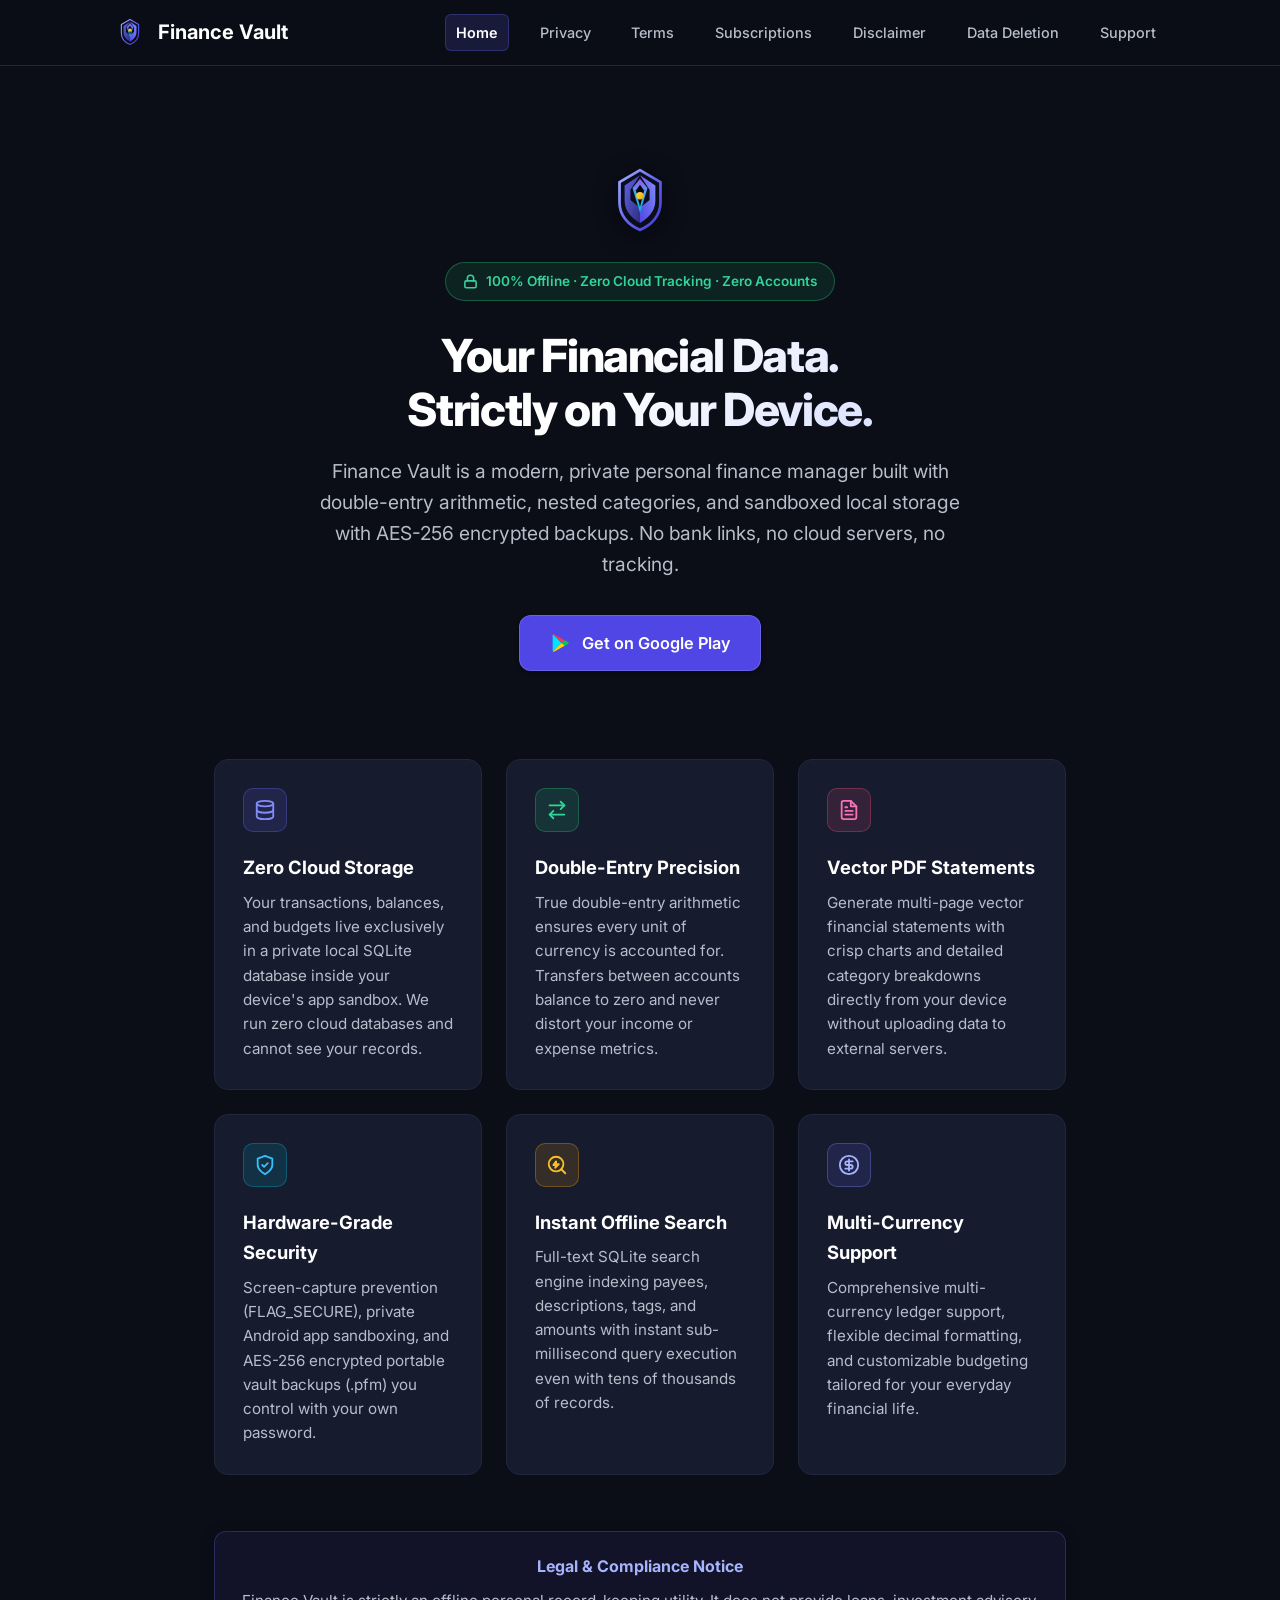
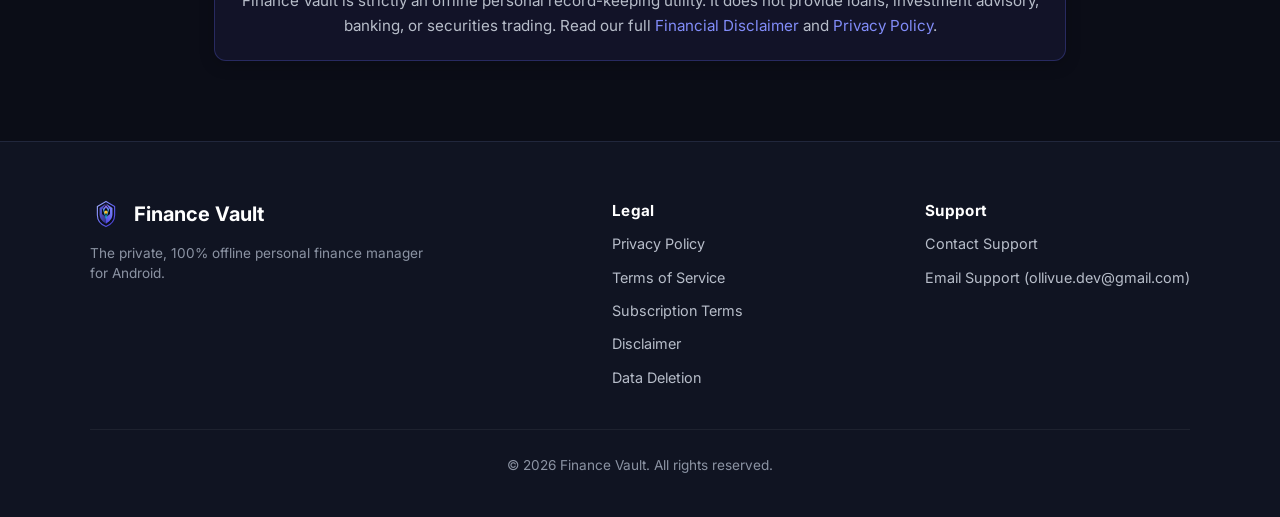
<file: index.html>
<!DOCTYPE html>
<html lang="en">
<head>
  <meta charset="UTF-8">
  <meta name="viewport" content="width=device-width, initial-scale=1.0">
  <title>Finance Vault — Offline Personal Finance Manager</title>
  <meta name="description" content="Finance Vault is a 100% offline personal finance manager with double-entry accounting, custom budgets, and zero cloud tracking.">
  <link rel="stylesheet" href="styles.css">
  <link rel="icon" type="image/svg+xml" href="icon.svg">
  <link rel="alternate icon" type="image/png" href="icon.png">
</head>
<body>

  <header>
    <div class="nav-container">
      <a href="index.html" class="brand">
        <img src="icon.svg" class="brand-logo" alt="Finance Vault Logo" width="32" height="32" />
        <span>Finance Vault</span>
      </a>
      <nav>
        <a href="index.html" class="active">Home</a>
        <a href="privacy.html">Privacy</a>
        <a href="terms.html">Terms</a>
        <a href="subscriptions.html">Subscriptions</a>
        <a href="disclaimer.html">Disclaimer</a>
        <a href="data-deletion.html">Data Deletion</a>
        <a href="support.html">Support</a>
      </nav>
    </div>
  </header>

  <main>
    <section class="hero">
      <div class="hero-badge-logo">
        <img src="icon.svg" alt="Finance Vault Emblem" width="76" height="76" />
      </div>
      <div class="badge-privacy">
        <svg viewBox="0 0 24 24" fill="none" stroke="currentColor" stroke-width="2.5" stroke-linecap="round" stroke-linejoin="round">
          <rect x="3" y="11" width="18" height="11" rx="2" ry="2"></rect>
          <path d="M7 11V7a5 5 0 0 1 10 0v4"></path>
        </svg>
        <span>100% Offline · Zero Cloud Tracking · Zero Accounts</span>
      </div>
      <h1>Your Financial Data.<br>Strictly on Your Device.</h1>
      <p>Finance Vault is a modern, private personal finance manager built with double-entry arithmetic, nested categories, and sandboxed local storage with AES-256 encrypted backups. No bank links, no cloud servers, no tracking.</p>
      <div>
        <a href="https://play.google.com/store/apps/details?id=com.financevault.app" class="btn-primary" target="_blank" rel="noopener">
          <svg viewBox="0 0 24 24" width="20" height="20" fill="none">
            <path fill="#00E5FF" d="M3.61 1.81c-.24.26-.39.64-.39 1.13v18.12c0 .49.15.87.39 1.13l.06.06L14 12.03v-.06L3.67 1.75l-.06.06z"/>
            <path fill="#00C853" d="M17.47 15.5l-3.47-3.47v-.06l3.47-3.47.08.05 4.11 2.34c1.17.67 1.17 1.76 0 2.43l-4.11 2.34-.08-.16z"/>
            <path fill="#FFD600" d="M17.55 15.34L14 12 3.61 22.19c.39.41 1.03.46 1.75.05l12.19-6.9"/>
            <path fill="#FF334B" d="M17.55 8.66L5.36 1.76c-.72-.41-1.36-.36-1.75.05L14 12l3.55-3.34z"/>
          </svg>
          <span>Get on Google Play</span>
        </a>
      </div>
    </section>

    <section class="grid">
      <div class="card">
        <div class="card-icon icon-vault">
          <svg viewBox="0 0 24 24" fill="none" stroke="currentColor" stroke-width="2" stroke-linecap="round" stroke-linejoin="round">
            <ellipse cx="12" cy="5" rx="9" ry="3"></ellipse>
            <path d="M21 12c0 1.66-4 3-9 3s-9-1.34-9-3"></path>
            <path d="M3 5v14c0 1.66 4 3 9 3s9-1.34 9-3V5"></path>
          </svg>
        </div>
        <h3>Zero Cloud Storage</h3>
        <p>Your transactions, balances, and budgets live exclusively in a private local SQLite database inside your device's app sandbox. We run zero cloud databases and cannot see your records.</p>
      </div>

      <div class="card">
        <div class="card-icon icon-ledger">
          <svg viewBox="0 0 24 24" fill="none" stroke="currentColor" stroke-width="2" stroke-linecap="round" stroke-linejoin="round">
            <path d="m16 3 4 4-4 4"></path>
            <path d="M20 7H4"></path>
            <path d="m8 21-4-4 4-4"></path>
            <path d="M4 17h16"></path>
          </svg>
        </div>
        <h3>Double-Entry Precision</h3>
        <p>True double-entry arithmetic ensures every unit of currency is accounted for. Transfers between accounts balance to zero and never distort your income or expense metrics.</p>
      </div>

      <div class="card">
        <div class="card-icon icon-reports">
          <svg viewBox="0 0 24 24" fill="none" stroke="currentColor" stroke-width="2" stroke-linecap="round" stroke-linejoin="round">
            <path d="M14 2H6a2 2 0 0 0-2 2v16a2 2 0 0 0 2 2h12a2 2 0 0 0 2-2V8z"></path>
            <polyline points="14 2 14 8 20 8"></polyline>
            <line x1="16" y1="13" x2="8" y2="13"></line>
            <line x1="16" y1="17" x2="8" y2="17"></line>
            <polyline points="10 9 9 9 8 9"></polyline>
          </svg>
        </div>
        <h3>Vector PDF Statements</h3>
        <p>Generate multi-page vector financial statements with crisp charts and detailed category breakdowns directly from your device without uploading data to external servers.</p>
      </div>

      <div class="card">
        <div class="card-icon icon-security">
          <svg viewBox="0 0 24 24" fill="none" stroke="currentColor" stroke-width="2" stroke-linecap="round" stroke-linejoin="round">
            <path d="M12 22s8-4 8-10V5l-8-3-8 3v7c0 6 8 10 8 10z"></path>
            <path d="m9 12 2 2 4-4"></path>
          </svg>
        </div>
        <h3>Hardware-Grade Security</h3>
        <p>Screen-capture prevention (FLAG_SECURE), private Android app sandboxing, and AES-256 encrypted portable vault backups (.pfm) you control with your own password.</p>
      </div>

      <div class="card">
        <div class="card-icon icon-search">
          <svg viewBox="0 0 24 24" fill="none" stroke="currentColor" stroke-width="2" stroke-linecap="round" stroke-linejoin="round">
            <circle cx="11" cy="11" r="8"></circle>
            <line x1="21" y1="21" x2="16.65" y2="16.65"></line>
            <polygon points="11 8 8 12 11 12 10 15 14 11 11 11 11 8" fill="currentColor"></polygon>
          </svg>
        </div>
        <h3>Instant Offline Search</h3>
        <p>Full-text SQLite search engine indexing payees, descriptions, tags, and amounts with instant sub-millisecond query execution even with tens of thousands of records.</p>
      </div>

      <div class="card">
        <div class="card-icon icon-currency">
          <svg viewBox="0 0 24 24" fill="none" stroke="currentColor" stroke-width="2" stroke-linecap="round" stroke-linejoin="round">
            <circle cx="12" cy="12" r="10"></circle>
            <path d="M16 8h-6a2 2 0 1 0 0 4h4a2 2 0 1 1 0 4H8"></path>
            <path d="M12 6v12"></path>
          </svg>
        </div>
        <h3>Multi-Currency Support</h3>
        <p>Comprehensive multi-currency ledger support, flexible decimal formatting, and customizable budgeting tailored for your everyday financial life.</p>
      </div>
    </section>

    <div class="callout" style="text-align: center; margin-top: 3rem;">
      <div class="callout-title">Legal & Compliance Notice</div>
      <p style="font-size: 0.95rem; color: #B7BDC9; margin: 0;">
        Finance Vault is strictly an offline personal record-keeping utility. It does not provide loans, investment advisory, banking, or securities trading.
        Read our full <a href="disclaimer.html">Financial Disclaimer</a> and <a href="privacy.html">Privacy Policy</a>.
      </p>
    </div>
  </main>

  <footer>
    <div class="footer-container">
      <div class="footer-brand">
        <div class="brand" style="margin-bottom: 0.75rem;">
          <img src="icon.svg" class="brand-logo" alt="Finance Vault Logo" width="28" height="28" />
          <span>Finance Vault</span>
        </div>
        <p style="font-size: 0.85rem; color: #8B93A3; line-height: 1.5;">
          The private, 100% offline personal finance manager for Android.
        </p>
      </div>
      <div class="footer-links">
        <strong style="color: #FFFFFF;">Legal</strong>
        <a href="privacy.html">Privacy Policy</a>
        <a href="terms.html">Terms of Service</a>
        <a href="subscriptions.html">Subscription Terms</a>
        <a href="disclaimer.html">Disclaimer</a>
        <a href="data-deletion.html">Data Deletion</a>
      </div>
      <div class="footer-links">
        <strong style="color: #FFFFFF;">Support</strong>
        <a href="support.html">Contact Support</a>
        <a href="mailto:ollivue.dev@gmail.com">Email Support (ollivue.dev@gmail.com)</a>
      </div>
    </div>
    <div class="footer-bottom">
      <p>© 2026 Finance Vault. All rights reserved.</p>
    </div>
  </footer>

</body>
</html>
</file>
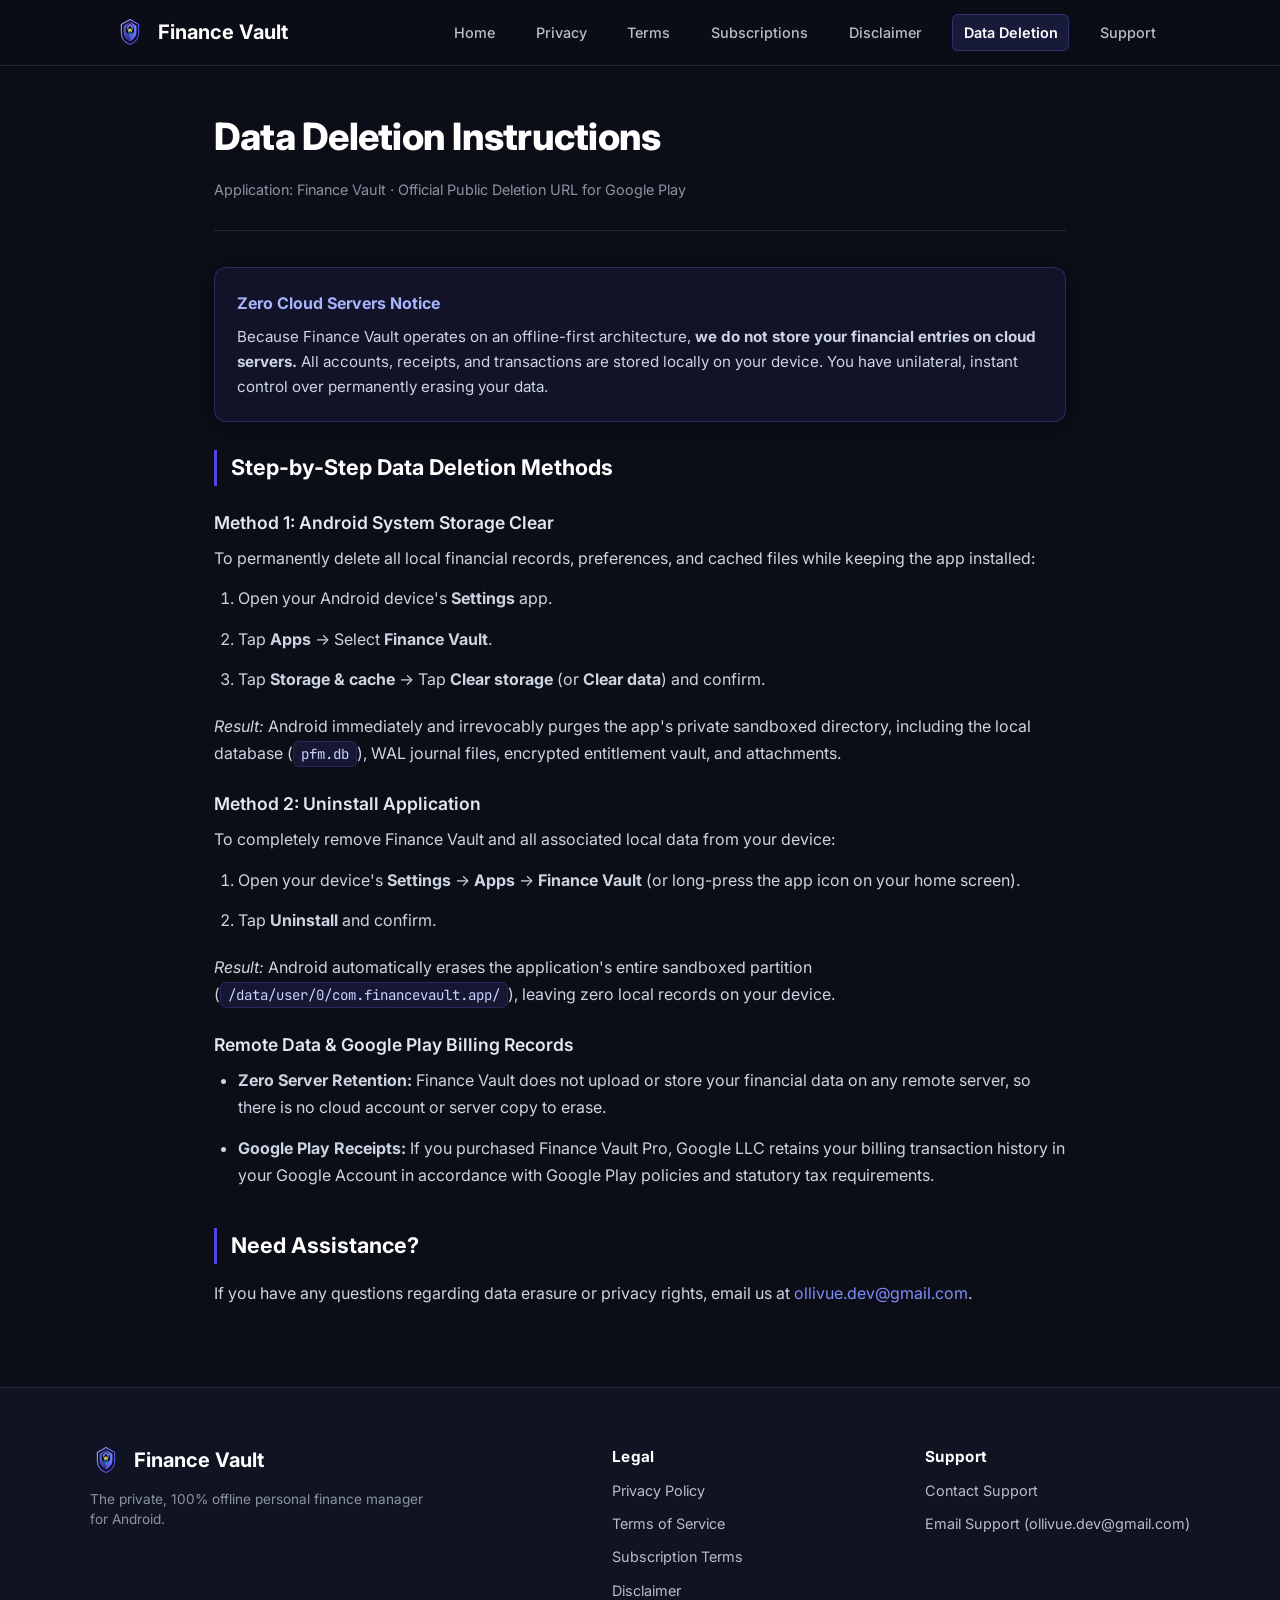
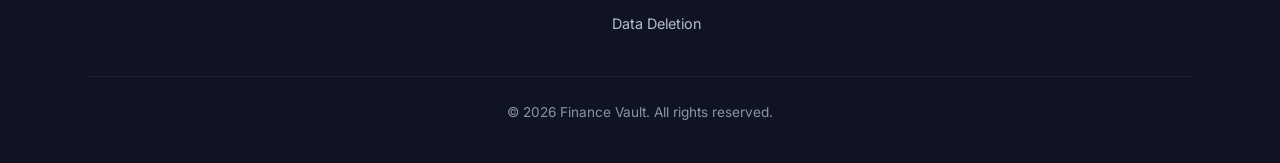
<file: data-deletion.html>
<!DOCTYPE html>
<html lang="en">
<head>
  <meta charset="UTF-8">
  <meta name="viewport" content="width=device-width, initial-scale=1.0">
  <title>Data Deletion Instructions — Finance Vault</title>
  <meta name="description" content="Step-by-step data deletion and account erasure instructions for Finance Vault.">
  <link rel="stylesheet" href="styles.css">
  <link rel="icon" type="image/svg+xml" href="icon.svg">
  <link rel="alternate icon" type="image/png" href="icon.png">
</head>
<body>

  <header>
    <div class="nav-container">
      <a href="index.html" class="brand">
        <img src="icon.svg" class="brand-logo" alt="Finance Vault Logo" width="32" height="32" />
        <span>Finance Vault</span>
      </a>
      <nav>
        <a href="index.html">Home</a>
        <a href="privacy.html">Privacy</a>
        <a href="terms.html">Terms</a>
        <a href="subscriptions.html">Subscriptions</a>
        <a href="disclaimer.html">Disclaimer</a>
        <a href="data-deletion.html" class="active">Data Deletion</a>
        <a href="support.html">Support</a>
      </nav>
    </div>
  </header>

  <main>
    <div class="doc-header">
      <h1>Data Deletion Instructions</h1>
      <div class="doc-meta">Application: Finance Vault · Official Public Deletion URL for Google Play</div>
    </div>

    <div class="callout">
      <div class="callout-title">Zero Cloud Servers Notice</div>
      <p style="margin: 0; font-size: 0.95rem; color: #CBD5E1;">Because Finance Vault operates on an offline-first architecture, <strong>we do not store your financial entries on cloud servers.</strong> All accounts, receipts, and transactions are stored locally on your device. You have unilateral, instant control over permanently erasing your data.</p>
    </div>

    <section class="doc-section">
      <h2>Step-by-Step Data Deletion Methods</h2>

      <h3>Method 1: Android System Storage Clear</h3>
      <p>To permanently delete all local financial records, preferences, and cached files while keeping the app installed:</p>
      <ol>
        <li>Open your Android device's <strong>Settings</strong> app.</li>
        <li>Tap <strong>Apps</strong> &rarr; Select <strong>Finance Vault</strong>.</li>
        <li>Tap <strong>Storage &amp; cache</strong> &rarr; Tap <strong>Clear storage</strong> (or <strong>Clear data</strong>) and confirm.</li>
      </ol>
      <p><em>Result:</em> Android immediately and irrevocably purges the app's private sandboxed directory, including the local database (<code>pfm.db</code>), WAL journal files, encrypted entitlement vault, and attachments.</p>

      <h3>Method 2: Uninstall Application</h3>
      <p>To completely remove Finance Vault and all associated local data from your device:</p>
      <ol>
        <li>Open your device's <strong>Settings</strong> &rarr; <strong>Apps</strong> &rarr; <strong>Finance Vault</strong> (or long-press the app icon on your home screen).</li>
        <li>Tap <strong>Uninstall</strong> and confirm.</li>
      </ol>
      <p><em>Result:</em> Android automatically erases the application's entire sandboxed partition (<code>/data/user/0/com.financevault.app/</code>), leaving zero local records on your device.</p>

      <h3>Remote Data &amp; Google Play Billing Records</h3>
      <ul>
        <li><strong>Zero Server Retention:</strong> Finance Vault does not upload or store your financial data on any remote server, so there is no cloud account or server copy to erase.</li>
        <li><strong>Google Play Receipts:</strong> If you purchased Finance Vault Pro, Google LLC retains your billing transaction history in your Google Account in accordance with Google Play policies and statutory tax requirements.</li>
      </ul>
    </section>

    <section class="doc-section">
      <h2>Need Assistance?</h2>
      <p>If you have any questions regarding data erasure or privacy rights, email us at <a href="mailto:ollivue.dev@gmail.com">ollivue.dev@gmail.com</a>.</p>
    </section>
  </main>

  <footer>
    <div class="footer-container">
      <div class="footer-brand">
        <div class="brand" style="margin-bottom: 0.75rem;">
          <img src="icon.svg" class="brand-logo" alt="Finance Vault Logo" width="28" height="28" />
          <span>Finance Vault</span>
        </div>
        <p style="font-size: 0.85rem; color: #8B93A3; line-height: 1.5;">
          The private, 100% offline personal finance manager for Android.
        </p>
      </div>
      <div class="footer-links">
        <strong style="color: #FFFFFF;">Legal</strong>
        <a href="privacy.html">Privacy Policy</a>
        <a href="terms.html">Terms of Service</a>
        <a href="subscriptions.html">Subscription Terms</a>
        <a href="disclaimer.html">Disclaimer</a>
        <a href="data-deletion.html">Data Deletion</a>
      </div>
      <div class="footer-links">
        <strong style="color: #FFFFFF;">Support</strong>
        <a href="support.html">Contact Support</a>
        <a href="mailto:ollivue.dev@gmail.com">Email Support (ollivue.dev@gmail.com)</a>
      </div>
    </div>
    <div class="footer-bottom">
      <p>© 2026 Finance Vault. All rights reserved.</p>
    </div>
  </footer>

</body>
</html>
</file>
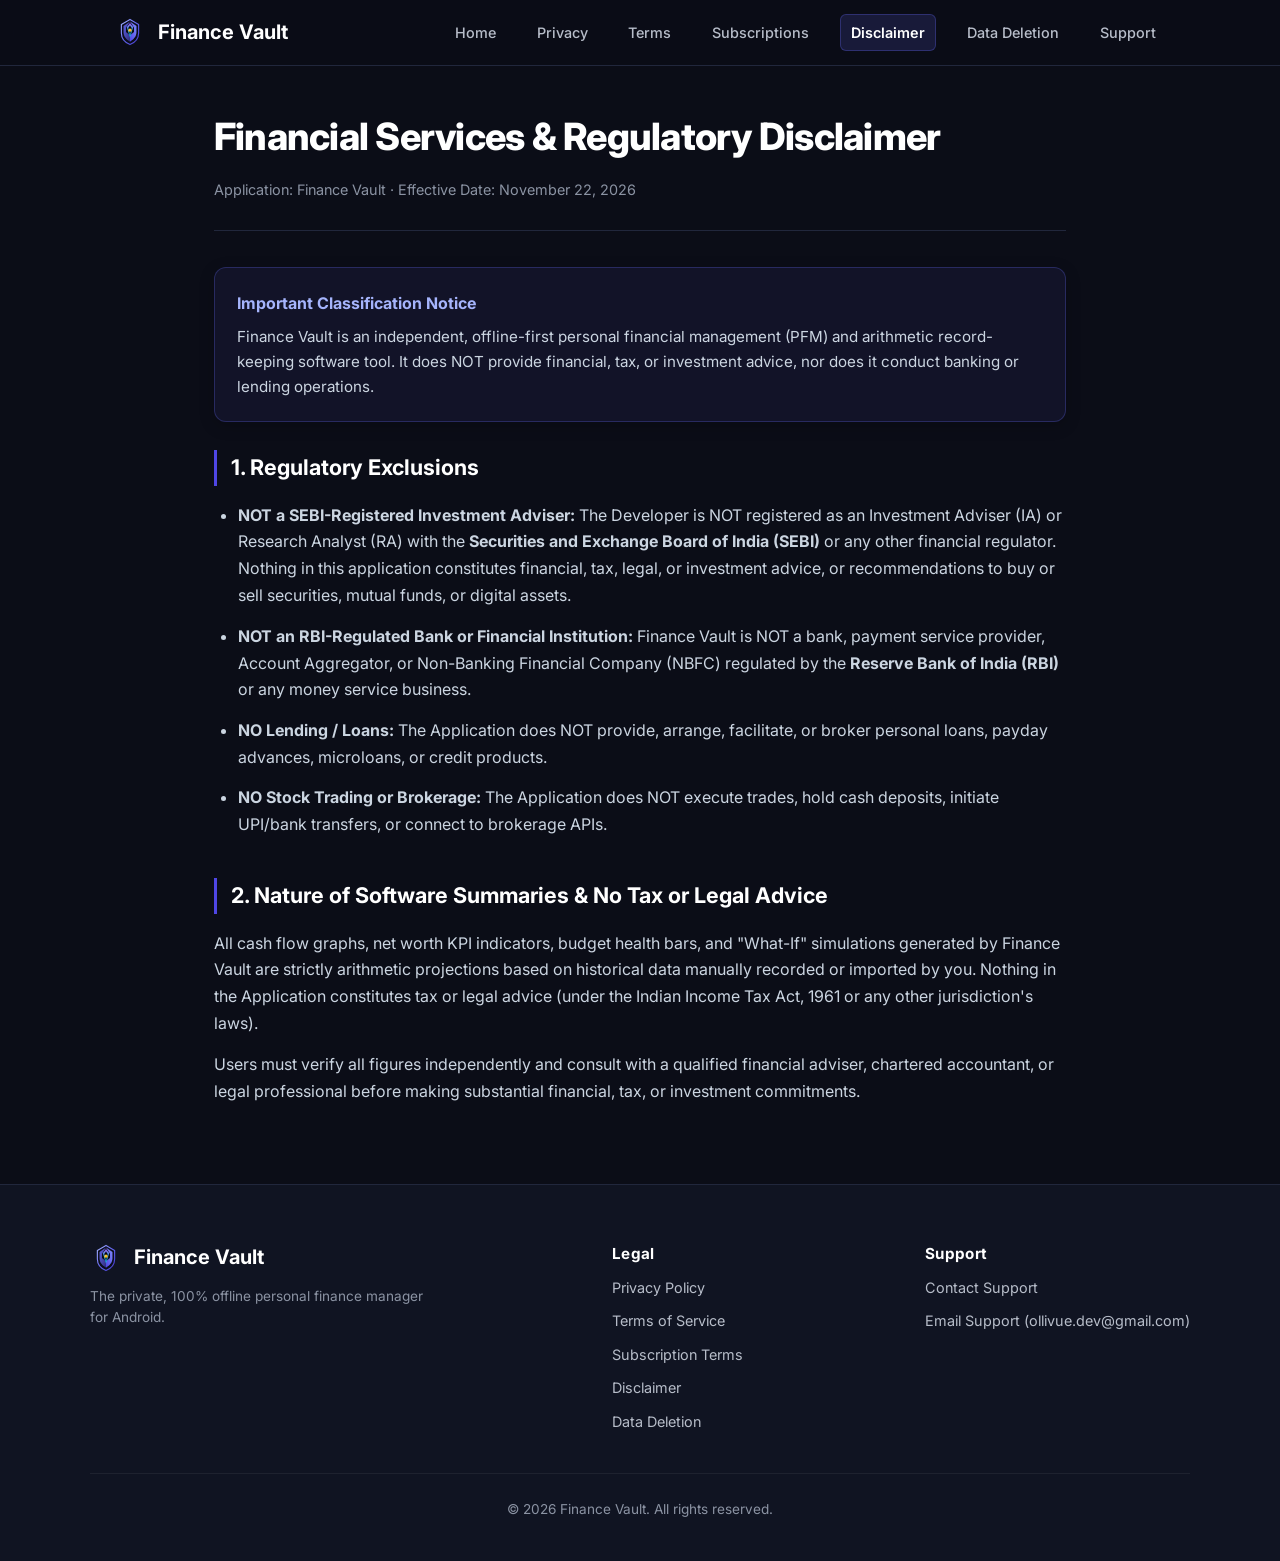
<file: disclaimer.html>
<!DOCTYPE html>
<html lang="en">
<head>
  <meta charset="UTF-8">
  <meta name="viewport" content="width=device-width, initial-scale=1.0">
  <title>Financial Disclaimer — Finance Vault</title>
  <meta name="description" content="Regulatory and Financial Services Disclaimer for Finance Vault personal finance app.">
  <link rel="stylesheet" href="styles.css">
  <link rel="icon" type="image/svg+xml" href="icon.svg">
  <link rel="alternate icon" type="image/png" href="icon.png">
</head>
<body>

  <header>
    <div class="nav-container">
      <a href="index.html" class="brand">
        <img src="icon.svg" class="brand-logo" alt="Finance Vault Logo" width="32" height="32" />
        <span>Finance Vault</span>
      </a>
      <nav>
        <a href="index.html">Home</a>
        <a href="privacy.html">Privacy</a>
        <a href="terms.html">Terms</a>
        <a href="subscriptions.html">Subscriptions</a>
        <a href="disclaimer.html" class="active">Disclaimer</a>
        <a href="data-deletion.html">Data Deletion</a>
        <a href="support.html">Support</a>
      </nav>
    </div>
  </header>

  <main>
    <div class="doc-header">
      <h1>Financial Services & Regulatory Disclaimer</h1>
      <div class="doc-meta">Application: Finance Vault · Effective Date: November 22, 2026</div>
    </div>

    <div class="callout">
      <div class="callout-title">Important Classification Notice</div>
      <p style="margin: 0; font-size: 0.95rem; color: #CBD5E1;">Finance Vault is an independent, offline-first personal financial management (PFM) and arithmetic record-keeping software tool. It does NOT provide financial, tax, or investment advice, nor does it conduct banking or lending operations.</p>
    </div>

    <section class="doc-section">
      <h2>1. Regulatory Exclusions</h2>
      <ul>
        <li><strong>NOT a SEBI-Registered Investment Adviser:</strong> The Developer is NOT registered as an Investment Adviser (IA) or Research Analyst (RA) with the <strong>Securities and Exchange Board of India (SEBI)</strong> or any other financial regulator. Nothing in this application constitutes financial, tax, legal, or investment advice, or recommendations to buy or sell securities, mutual funds, or digital assets.</li>
        <li><strong>NOT an RBI-Regulated Bank or Financial Institution:</strong> Finance Vault is NOT a bank, payment service provider, Account Aggregator, or Non-Banking Financial Company (NBFC) regulated by the <strong>Reserve Bank of India (RBI)</strong> or any money service business.</li>
        <li><strong>NO Lending / Loans:</strong> The Application does NOT provide, arrange, facilitate, or broker personal loans, payday advances, microloans, or credit products.</li>
        <li><strong>NO Stock Trading or Brokerage:</strong> The Application does NOT execute trades, hold cash deposits, initiate UPI/bank transfers, or connect to brokerage APIs.</li>
      </ul>
    </section>

    <section class="doc-section">
      <h2>2. Nature of Software Summaries &amp; No Tax or Legal Advice</h2>
      <p>All cash flow graphs, net worth KPI indicators, budget health bars, and "What-If" simulations generated by Finance Vault are strictly arithmetic projections based on historical data manually recorded or imported by you. Nothing in the Application constitutes tax or legal advice (under the Indian Income Tax Act, 1961 or any other jurisdiction's laws).</p>
      <p>Users must verify all figures independently and consult with a qualified financial adviser, chartered accountant, or legal professional before making substantial financial, tax, or investment commitments.</p>
    </section>
  </main>

  <footer>
    <div class="footer-container">
      <div class="footer-brand">
        <div class="brand" style="margin-bottom: 0.75rem;">
          <img src="icon.svg" class="brand-logo" alt="Finance Vault Logo" width="28" height="28" />
          <span>Finance Vault</span>
        </div>
        <p style="font-size: 0.85rem; color: #8B93A3; line-height: 1.5;">
          The private, 100% offline personal finance manager for Android.
        </p>
      </div>
      <div class="footer-links">
        <strong style="color: #FFFFFF;">Legal</strong>
        <a href="privacy.html">Privacy Policy</a>
        <a href="terms.html">Terms of Service</a>
        <a href="subscriptions.html">Subscription Terms</a>
        <a href="disclaimer.html">Disclaimer</a>
        <a href="data-deletion.html">Data Deletion</a>
      </div>
      <div class="footer-links">
        <strong style="color: #FFFFFF;">Support</strong>
        <a href="support.html">Contact Support</a>
        <a href="mailto:ollivue.dev@gmail.com">Email Support (ollivue.dev@gmail.com)</a>
      </div>
    </div>
    <div class="footer-bottom">
      <p>© 2026 Finance Vault. All rights reserved.</p>
    </div>
  </footer>

</body>
</html>
</file>
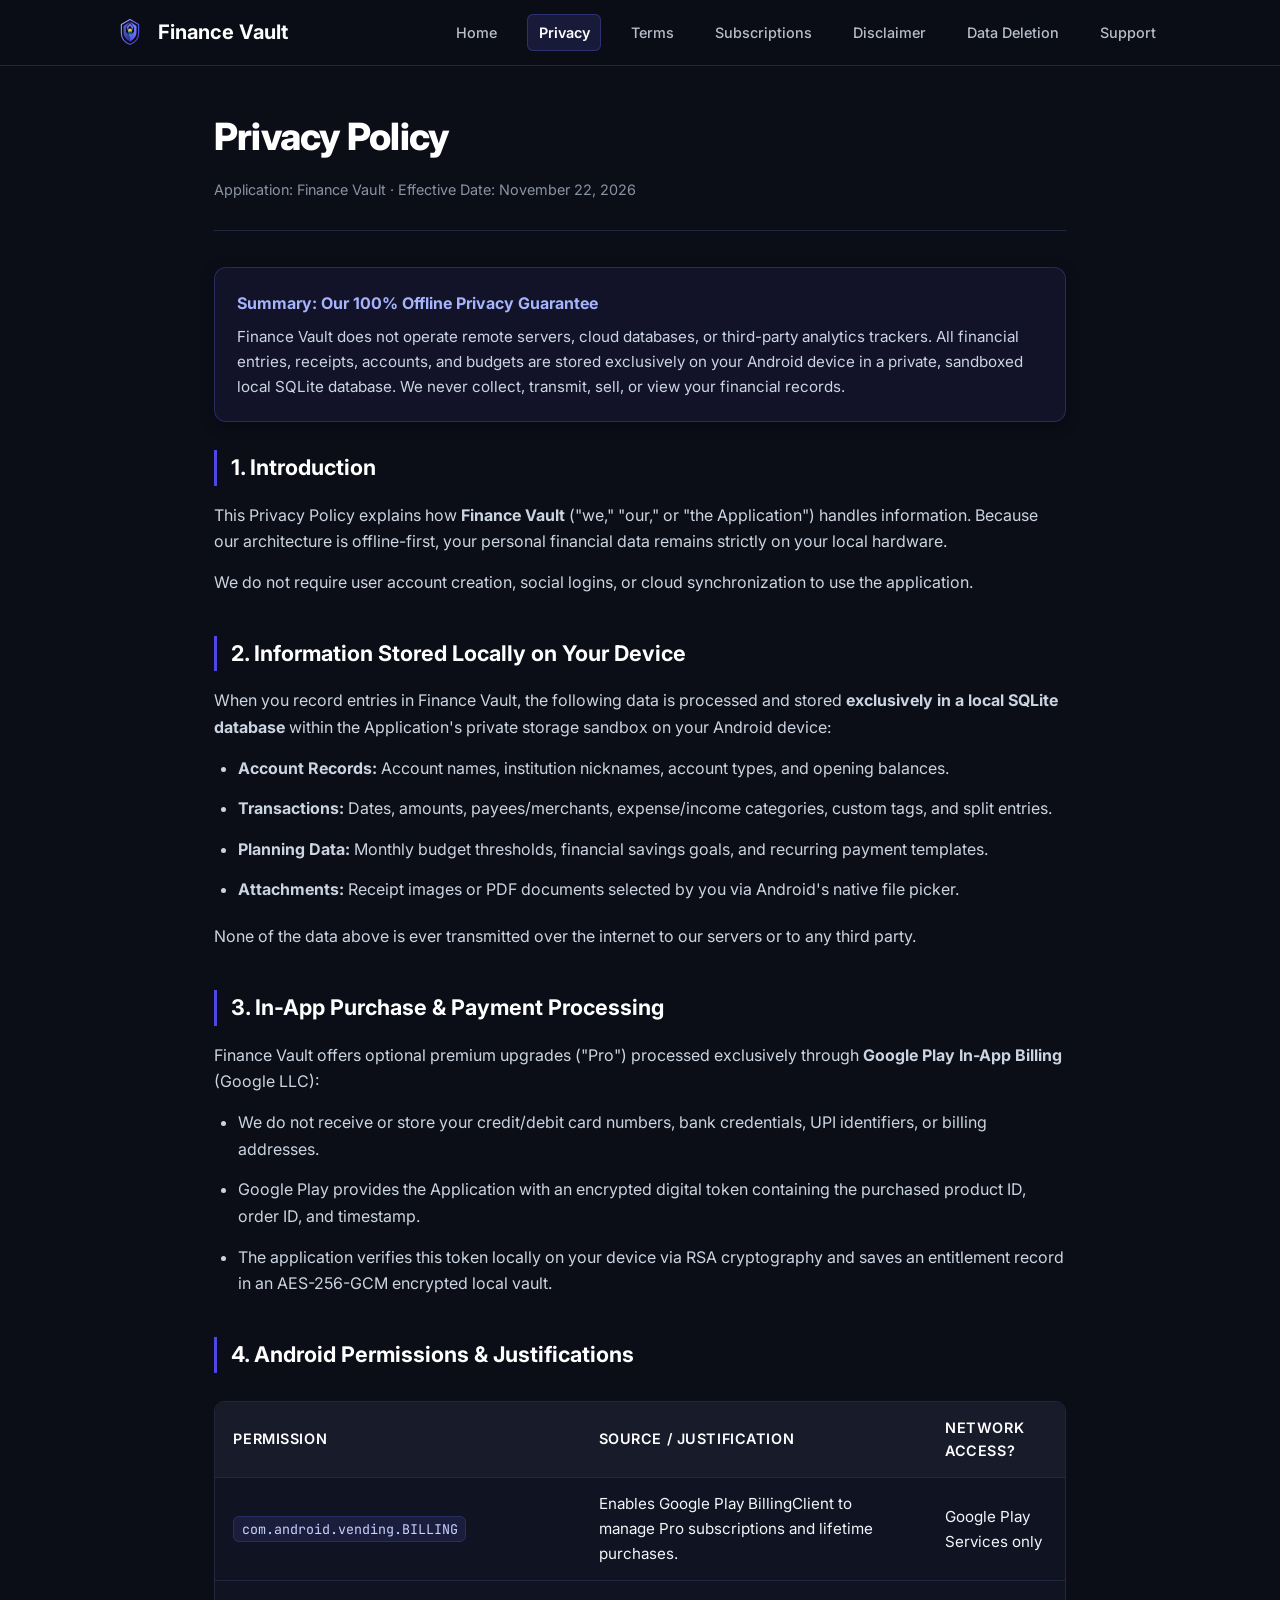
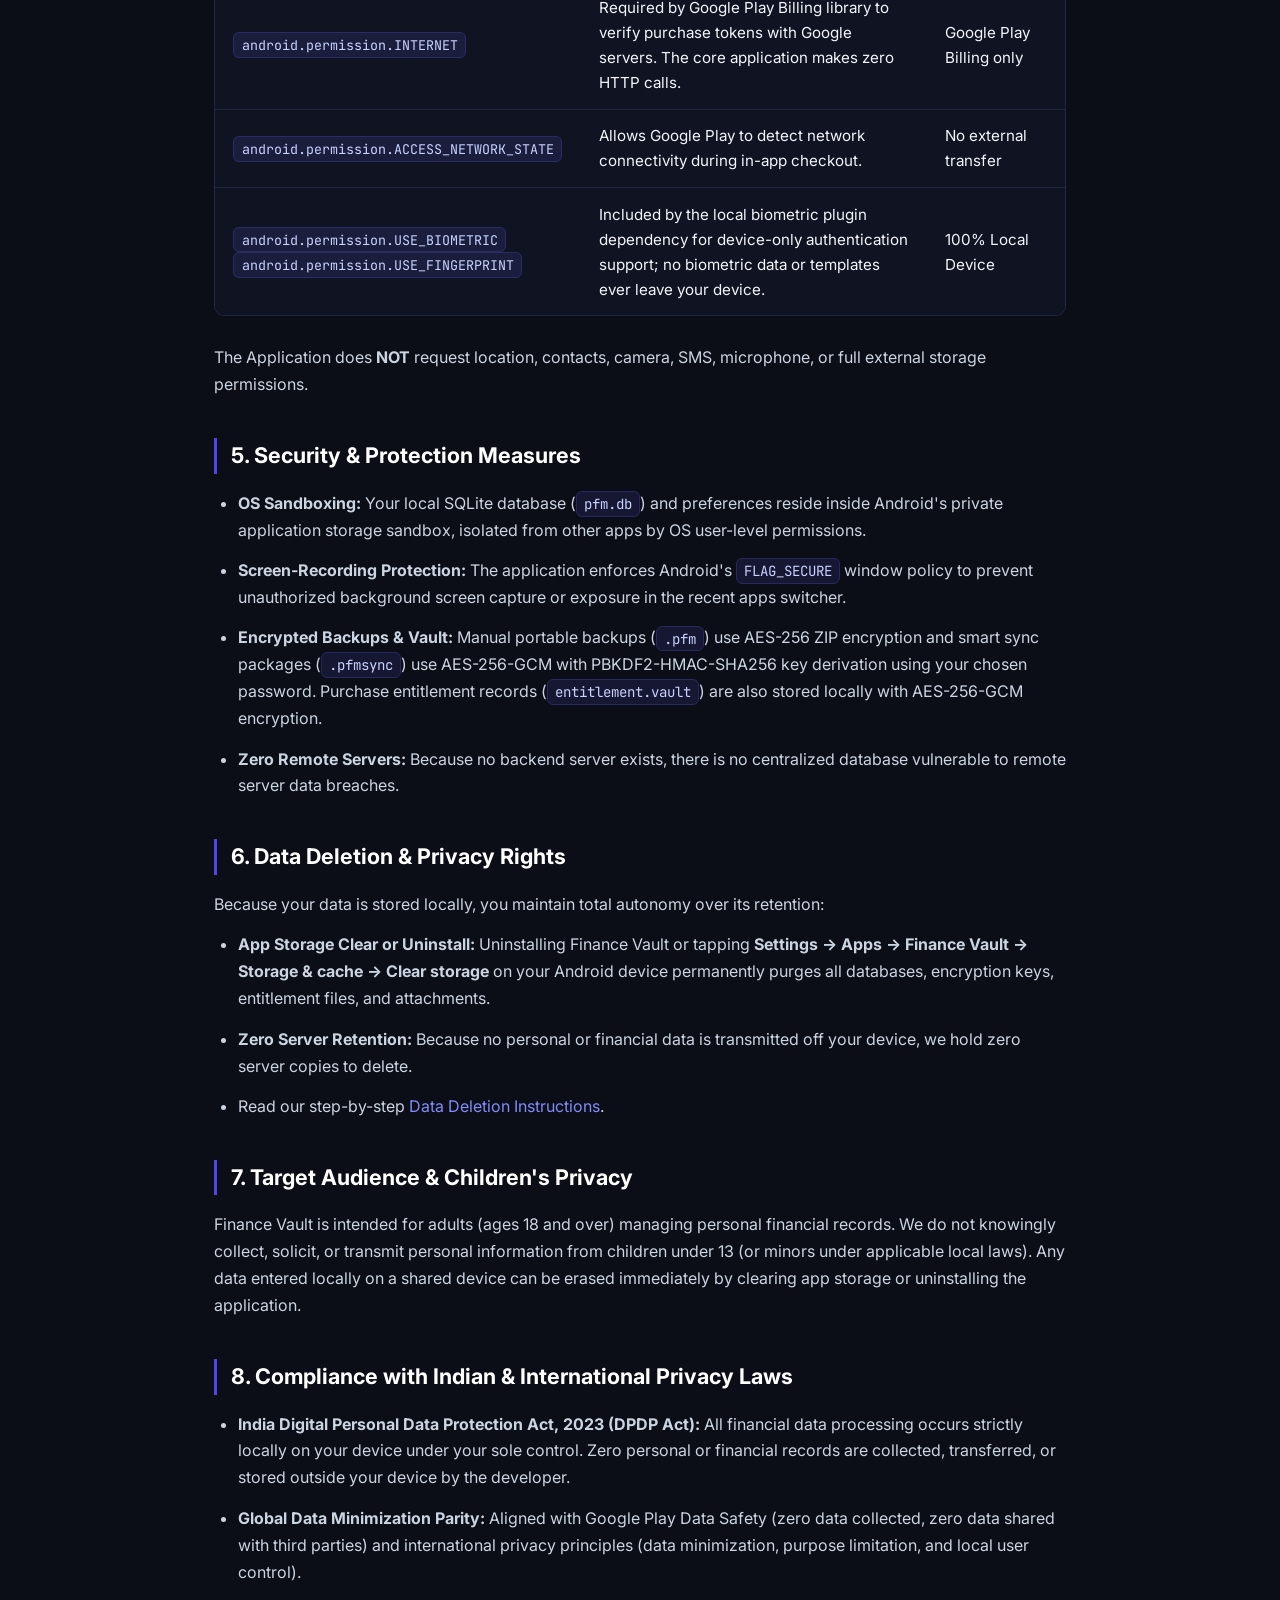
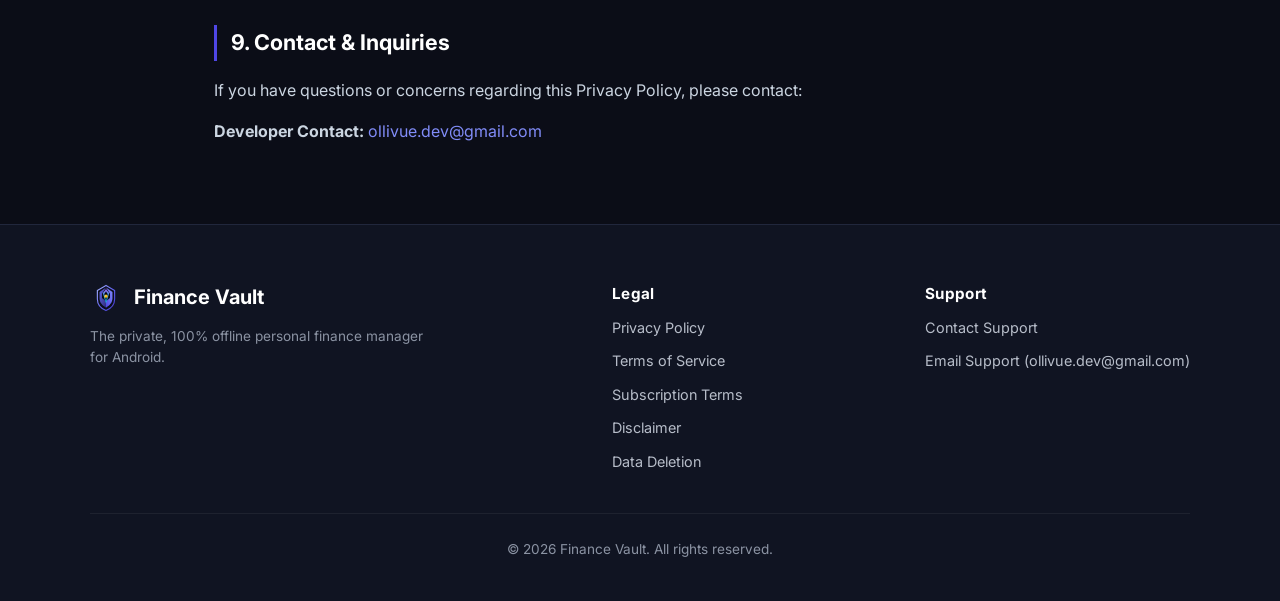
<file: privacy.html>
<!DOCTYPE html>
<html lang="en">
<head>
  <meta charset="UTF-8">
  <meta name="viewport" content="width=device-width, initial-scale=1.0">
  <title>Privacy Policy — Finance Vault</title>
  <meta name="description" content="Privacy Policy for Finance Vault. 100% offline-first architecture with zero external data collection.">
  <link rel="stylesheet" href="styles.css">
  <link rel="icon" type="image/svg+xml" href="icon.svg">
  <link rel="alternate icon" type="image/png" href="icon.png">
</head>
<body>

  <header>
    <div class="nav-container">
      <a href="index.html" class="brand">
        <img src="icon.svg" class="brand-logo" alt="Finance Vault Logo" width="32" height="32" />
        <span>Finance Vault</span>
      </a>
      <nav>
        <a href="index.html">Home</a>
        <a href="privacy.html" class="active">Privacy</a>
        <a href="terms.html">Terms</a>
        <a href="subscriptions.html">Subscriptions</a>
        <a href="disclaimer.html">Disclaimer</a>
        <a href="data-deletion.html">Data Deletion</a>
        <a href="support.html">Support</a>
      </nav>
    </div>
  </header>

  <main>
    <div class="doc-header">
      <h1>Privacy Policy</h1>
      <div class="doc-meta">Application: Finance Vault · Effective Date: November 22, 2026</div>
    </div>

    <div class="callout">
      <div class="callout-title">Summary: Our 100% Offline Privacy Guarantee</div>
      <p style="margin: 0; font-size: 0.95rem; color: #CBD5E1;">Finance Vault does not operate remote servers, cloud databases, or third-party analytics trackers. All financial entries, receipts, accounts, and budgets are stored exclusively on your Android device in a private, sandboxed local SQLite database. We never collect, transmit, sell, or view your financial records.</p>
    </div>

    <section class="doc-section">
      <h2>1. Introduction</h2>
      <p>This Privacy Policy explains how <strong>Finance Vault</strong> ("we," "our," or "the Application") handles information. Because our architecture is offline-first, your personal financial data remains strictly on your local hardware.</p>
      <p>We do not require user account creation, social logins, or cloud synchronization to use the application.</p>
    </section>

    <section class="doc-section">
      <h2>2. Information Stored Locally on Your Device</h2>
      <p>When you record entries in Finance Vault, the following data is processed and stored <strong>exclusively in a local SQLite database</strong> within the Application's private storage sandbox on your Android device:</p>
      <ul>
        <li><strong>Account Records:</strong> Account names, institution nicknames, account types, and opening balances.</li>
        <li><strong>Transactions:</strong> Dates, amounts, payees/merchants, expense/income categories, custom tags, and split entries.</li>
        <li><strong>Planning Data:</strong> Monthly budget thresholds, financial savings goals, and recurring payment templates.</li>
        <li><strong>Attachments:</strong> Receipt images or PDF documents selected by you via Android's native file picker.</li>
      </ul>
      <p>None of the data above is ever transmitted over the internet to our servers or to any third party.</p>
    </section>

    <section class="doc-section">
      <h2>3. In-App Purchase & Payment Processing</h2>
      <p>Finance Vault offers optional premium upgrades ("Pro") processed exclusively through <strong>Google Play In-App Billing</strong> (Google LLC):</p>
      <ul>
        <li>We do not receive or store your credit/debit card numbers, bank credentials, UPI identifiers, or billing addresses.</li>
        <li>Google Play provides the Application with an encrypted digital token containing the purchased product ID, order ID, and timestamp.</li>
        <li>The application verifies this token locally on your device via RSA cryptography and saves an entitlement record in an AES-256-GCM encrypted local vault.</li>
      </ul>
    </section>

    <section class="doc-section">
      <h2>4. Android Permissions & Justifications</h2>
      <div class="table-responsive">
        <table>
          <thead>
            <tr>
              <th>Permission</th>
              <th>Source / Justification</th>
              <th>Network Access?</th>
            </tr>
          </thead>
          <tbody>
            <tr>
              <td><code>com.android.vending.BILLING</code></td>
              <td>Enables Google Play BillingClient to manage Pro subscriptions and lifetime purchases.</td>
              <td>Google Play Services only</td>
            </tr>
            <tr>
              <td><code>android.permission.INTERNET</code></td>
              <td>Required by Google Play Billing library to verify purchase tokens with Google servers. The core application makes zero HTTP calls.</td>
              <td>Google Play Billing only</td>
            </tr>
            <tr>
              <td><code>android.permission.ACCESS_NETWORK_STATE</code></td>
              <td>Allows Google Play to detect network connectivity during in-app checkout.</td>
              <td>No external transfer</td>
            </tr>
            <tr>
              <td><code>android.permission.USE_BIOMETRIC</code><br><code>android.permission.USE_FINGERPRINT</code></td>
              <td>Included by the local biometric plugin dependency for device-only authentication support; no biometric data or templates ever leave your device.</td>
              <td>100% Local Device</td>
            </tr>
          </tbody>
        </table>
      </div>
      <p>The Application does <strong>NOT</strong> request location, contacts, camera, SMS, microphone, or full external storage permissions.</p>
    </section>

    <section class="doc-section">
      <h2>5. Security & Protection Measures</h2>
      <ul>
        <li><strong>OS Sandboxing:</strong> Your local SQLite database (<code>pfm.db</code>) and preferences reside inside Android's private application storage sandbox, isolated from other apps by OS user-level permissions.</li>
        <li><strong>Screen-Recording Protection:</strong> The application enforces Android's <code>FLAG_SECURE</code> window policy to prevent unauthorized background screen capture or exposure in the recent apps switcher.</li>
        <li><strong>Encrypted Backups &amp; Vault:</strong> Manual portable backups (<code>.pfm</code>) use AES-256 ZIP encryption and smart sync packages (<code>.pfmsync</code>) use AES-256-GCM with PBKDF2-HMAC-SHA256 key derivation using your chosen password. Purchase entitlement records (<code>entitlement.vault</code>) are also stored locally with AES-256-GCM encryption.</li>
        <li><strong>Zero Remote Servers:</strong> Because no backend server exists, there is no centralized database vulnerable to remote server data breaches.</li>
      </ul>
    </section>

    <section class="doc-section">
      <h2>6. Data Deletion & Privacy Rights</h2>
      <p>Because your data is stored locally, you maintain total autonomy over its retention:</p>
      <ul>
        <li><strong>App Storage Clear or Uninstall:</strong> Uninstalling Finance Vault or tapping <strong>Settings &rarr; Apps &rarr; Finance Vault &rarr; Storage &amp; cache &rarr; Clear storage</strong> on your Android device permanently purges all databases, encryption keys, entitlement files, and attachments.</li>
        <li><strong>Zero Server Retention:</strong> Because no personal or financial data is transmitted off your device, we hold zero server copies to delete.</li>
        <li>Read our step-by-step <a href="data-deletion.html">Data Deletion Instructions</a>.</li>
      </ul>
    </section>

    <section class="doc-section">
      <h2>7. Target Audience &amp; Children's Privacy</h2>
      <p>Finance Vault is intended for adults (ages 18 and over) managing personal financial records. We do not knowingly collect, solicit, or transmit personal information from children under 13 (or minors under applicable local laws). Any data entered locally on a shared device can be erased immediately by clearing app storage or uninstalling the application.</p>
    </section>

    <section class="doc-section">
      <h2>8. Compliance with Indian &amp; International Privacy Laws</h2>
      <ul>
        <li><strong>India Digital Personal Data Protection Act, 2023 (DPDP Act):</strong> All financial data processing occurs strictly locally on your device under your sole control. Zero personal or financial records are collected, transferred, or stored outside your device by the developer.</li>
        <li><strong>Global Data Minimization Parity:</strong> Aligned with Google Play Data Safety (zero data collected, zero data shared with third parties) and international privacy principles (data minimization, purpose limitation, and local user control).</li>
      </ul>
    </section>

    <section class="doc-section">
      <h2>9. Contact & Inquiries</h2>
      <p>If you have questions or concerns regarding this Privacy Policy, please contact:</p>
      <p>
        <strong>Developer Contact:</strong> <a href="mailto:ollivue.dev@gmail.com">ollivue.dev@gmail.com</a>
      </p>
    </section>
  </main>

  <footer>
    <div class="footer-container">
      <div class="footer-brand">
        <div class="brand" style="margin-bottom: 0.75rem;">
          <img src="icon.svg" class="brand-logo" alt="Finance Vault Logo" width="28" height="28" />
          <span>Finance Vault</span>
        </div>
        <p style="font-size: 0.85rem; color: #8B93A3; line-height: 1.5;">
          The private, 100% offline personal finance manager for Android.
        </p>
      </div>
      <div class="footer-links">
        <strong style="color: #FFFFFF;">Legal</strong>
        <a href="privacy.html">Privacy Policy</a>
        <a href="terms.html">Terms of Service</a>
        <a href="subscriptions.html">Subscription Terms</a>
        <a href="disclaimer.html">Disclaimer</a>
        <a href="data-deletion.html">Data Deletion</a>
      </div>
      <div class="footer-links">
        <strong style="color: #FFFFFF;">Support</strong>
        <a href="support.html">Contact Support</a>
        <a href="mailto:ollivue.dev@gmail.com">Email Support (ollivue.dev@gmail.com)</a>
      </div>
    </div>
    <div class="footer-bottom">
      <p>© 2026 Finance Vault. All rights reserved.</p>
    </div>
  </footer>

</body>
</html>
</file>
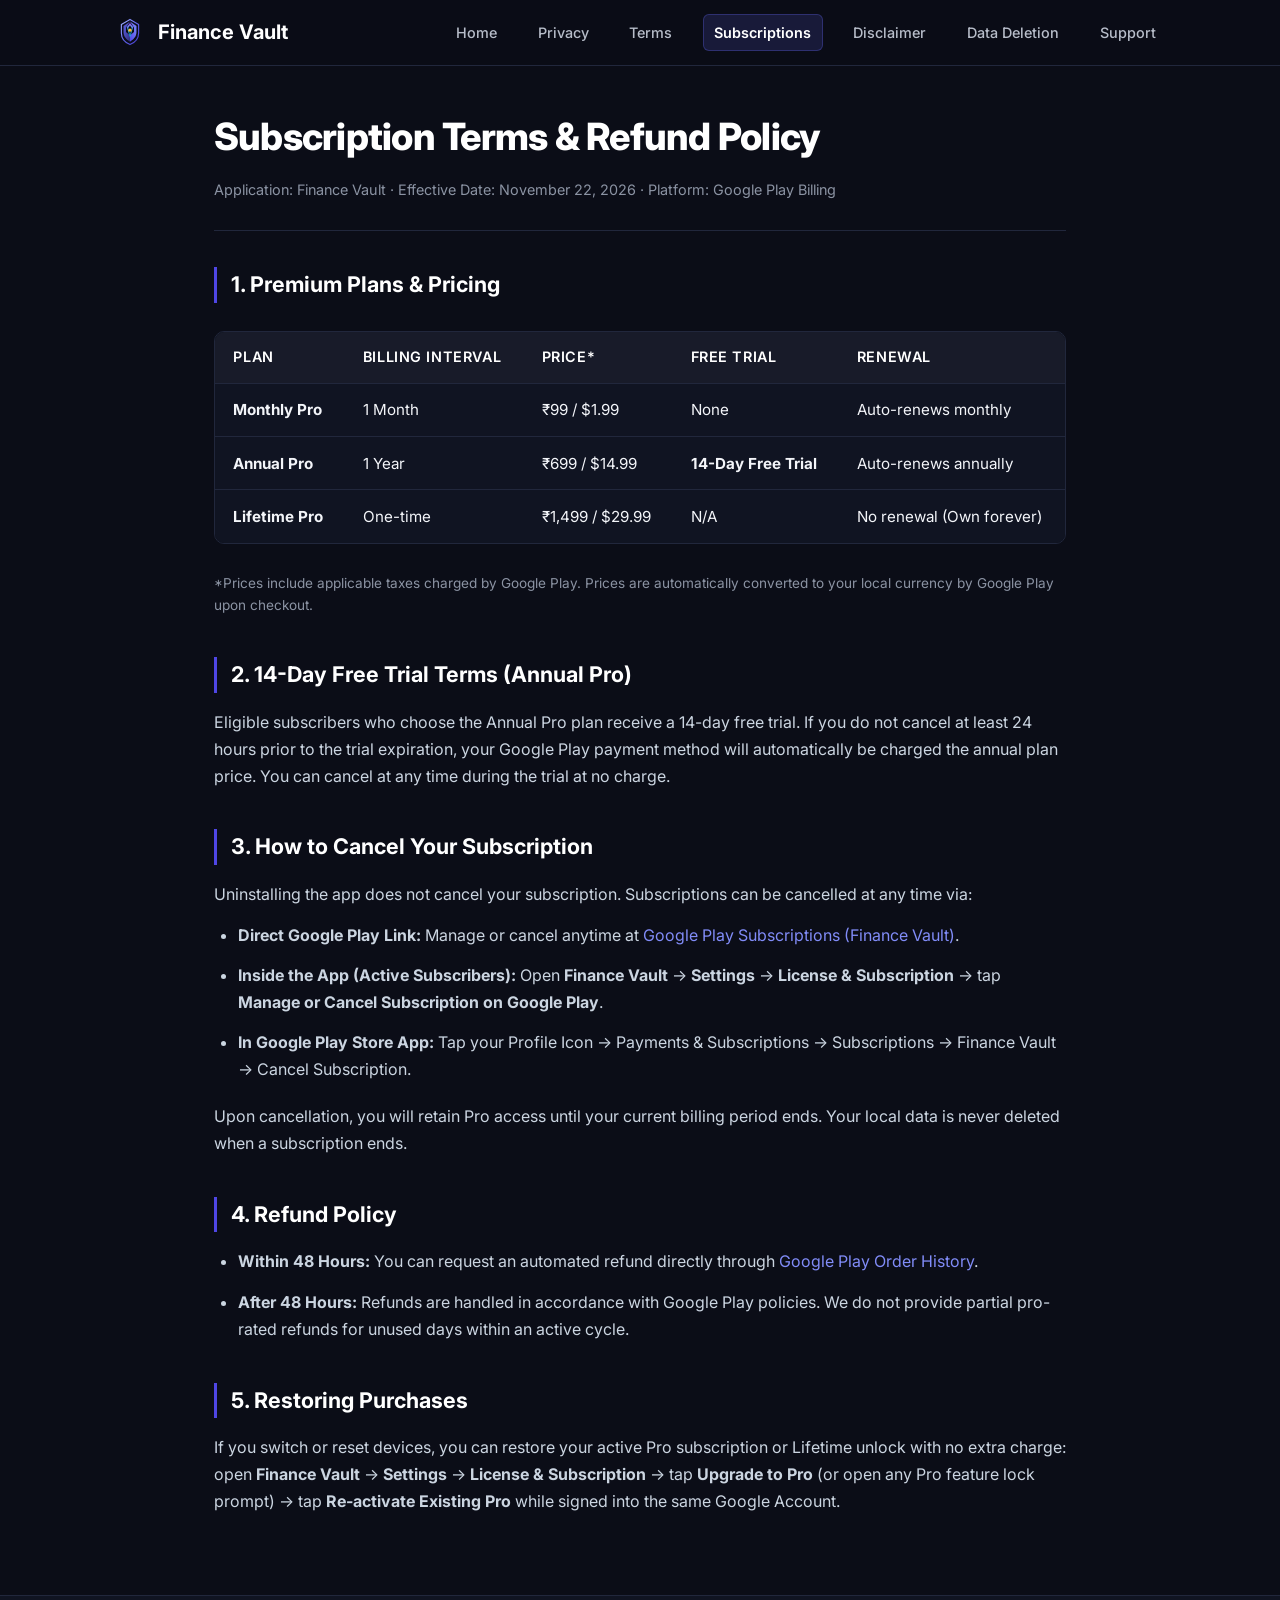
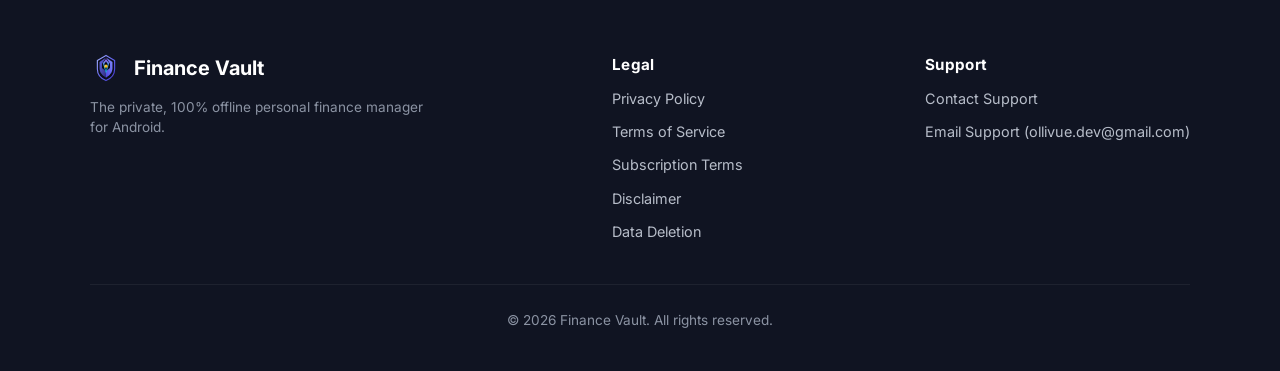
<file: subscriptions.html>
<!DOCTYPE html>
<html lang="en">
<head>
  <meta charset="UTF-8">
  <meta name="viewport" content="width=device-width, initial-scale=1.0">
  <title>Subscription Terms & Refunds — Finance Vault</title>
  <meta name="description" content="In-app purchase and subscription terms, free trials, and refund policies for Finance Vault Android app.">
  <link rel="stylesheet" href="styles.css">
  <link rel="icon" type="image/svg+xml" href="icon.svg">
  <link rel="alternate icon" type="image/png" href="icon.png">
</head>
<body>

  <header>
    <div class="nav-container">
      <a href="index.html" class="brand">
        <img src="icon.svg" class="brand-logo" alt="Finance Vault Logo" width="32" height="32" />
        <span>Finance Vault</span>
      </a>
      <nav>
        <a href="index.html">Home</a>
        <a href="privacy.html">Privacy</a>
        <a href="terms.html">Terms</a>
        <a href="subscriptions.html" class="active">Subscriptions</a>
        <a href="disclaimer.html">Disclaimer</a>
        <a href="data-deletion.html">Data Deletion</a>
        <a href="support.html">Support</a>
      </nav>
    </div>
  </header>

  <main>
    <div class="doc-header">
      <h1>Subscription Terms & Refund Policy</h1>
      <div class="doc-meta">Application: Finance Vault · Effective Date: November 22, 2026 · Platform: Google Play Billing</div>
    </div>

    <section class="doc-section">
      <h2>1. Premium Plans & Pricing</h2>
      <div class="table-responsive">
        <table>
          <thead>
            <tr>
              <th>Plan</th>
              <th>Billing Interval</th>
              <th>Price*</th>
              <th>Free Trial</th>
              <th>Renewal</th>
            </tr>
          </thead>
          <tbody>
            <tr>
              <td><strong>Monthly Pro</strong></td>
              <td>1 Month</td>
              <td>₹99 / $1.99</td>
              <td>None</td>
              <td>Auto-renews monthly</td>
            </tr>
            <tr>
              <td><strong>Annual Pro</strong></td>
              <td>1 Year</td>
              <td>₹699 / $14.99</td>
              <td><strong>14-Day Free Trial</strong></td>
              <td>Auto-renews annually</td>
            </tr>
            <tr>
              <td><strong>Lifetime Pro</strong></td>
              <td>One-time</td>
              <td>₹1,499 / $29.99</td>
              <td>N/A</td>
              <td>No renewal (Own forever)</td>
            </tr>
          </tbody>
        </table>
      </div>
      <p style="font-size: 0.85rem; color: #8B93A3;">*Prices include applicable taxes charged by Google Play. Prices are automatically converted to your local currency by Google Play upon checkout.</p>
    </section>

    <section class="doc-section">
      <h2>2. 14-Day Free Trial Terms (Annual Pro)</h2>
      <p>Eligible subscribers who choose the Annual Pro plan receive a 14-day free trial. If you do not cancel at least 24 hours prior to the trial expiration, your Google Play payment method will automatically be charged the annual plan price. You can cancel at any time during the trial at no charge.</p>
    </section>

    <section class="doc-section">
      <h2>3. How to Cancel Your Subscription</h2>
      <p>Uninstalling the app does not cancel your subscription. Subscriptions can be cancelled at any time via:</p>
      <ul>
        <li><strong>Direct Google Play Link:</strong> Manage or cancel anytime at <a href="https://play.google.com/store/account/subscriptions?package=com.financevault.app" target="_blank" rel="noopener">Google Play Subscriptions (Finance Vault)</a>.</li>
        <li><strong>Inside the App (Active Subscribers):</strong> Open <strong>Finance Vault</strong> &rarr; <strong>Settings</strong> &rarr; <strong>License &amp; Subscription</strong> &rarr; tap <strong>Manage or Cancel Subscription on Google Play</strong>.</li>
        <li><strong>In Google Play Store App:</strong> Tap your Profile Icon &rarr; Payments &amp; Subscriptions &rarr; Subscriptions &rarr; Finance Vault &rarr; Cancel Subscription.</li>
      </ul>
      <p>Upon cancellation, you will retain Pro access until your current billing period ends. Your local data is never deleted when a subscription ends.</p>
    </section>

    <section class="doc-section">
      <h2>4. Refund Policy</h2>
      <ul>
        <li><strong>Within 48 Hours:</strong> You can request an automated refund directly through <a href="https://play.google.com/store/account/orderhistory" target="_blank" rel="noopener">Google Play Order History</a>.</li>
        <li><strong>After 48 Hours:</strong> Refunds are handled in accordance with Google Play policies. We do not provide partial pro-rated refunds for unused days within an active cycle.</li>
      </ul>
    </section>

    <section class="doc-section">
      <h2>5. Restoring Purchases</h2>
      <p>If you switch or reset devices, you can restore your active Pro subscription or Lifetime unlock with no extra charge: open <strong>Finance Vault</strong> &rarr; <strong>Settings</strong> &rarr; <strong>License &amp; Subscription</strong> &rarr; tap <strong>Upgrade to Pro</strong> (or open any Pro feature lock prompt) &rarr; tap <strong>Re-activate Existing Pro</strong> while signed into the same Google Account.</p>
    </section>
  </main>

  <footer>
    <div class="footer-container">
      <div class="footer-brand">
        <div class="brand" style="margin-bottom: 0.75rem;">
          <img src="icon.svg" class="brand-logo" alt="Finance Vault Logo" width="28" height="28" />
          <span>Finance Vault</span>
        </div>
        <p style="font-size: 0.85rem; color: #8B93A3; line-height: 1.5;">
          The private, 100% offline personal finance manager for Android.
        </p>
      </div>
      <div class="footer-links">
        <strong style="color: #FFFFFF;">Legal</strong>
        <a href="privacy.html">Privacy Policy</a>
        <a href="terms.html">Terms of Service</a>
        <a href="subscriptions.html">Subscription Terms</a>
        <a href="disclaimer.html">Disclaimer</a>
        <a href="data-deletion.html">Data Deletion</a>
      </div>
      <div class="footer-links">
        <strong style="color: #FFFFFF;">Support</strong>
        <a href="support.html">Contact Support</a>
        <a href="mailto:ollivue.dev@gmail.com">Email Support (ollivue.dev@gmail.com)</a>
      </div>
    </div>
    <div class="footer-bottom">
      <p>© 2026 Finance Vault. All rights reserved.</p>
    </div>
  </footer>

</body>
</html>
</file>
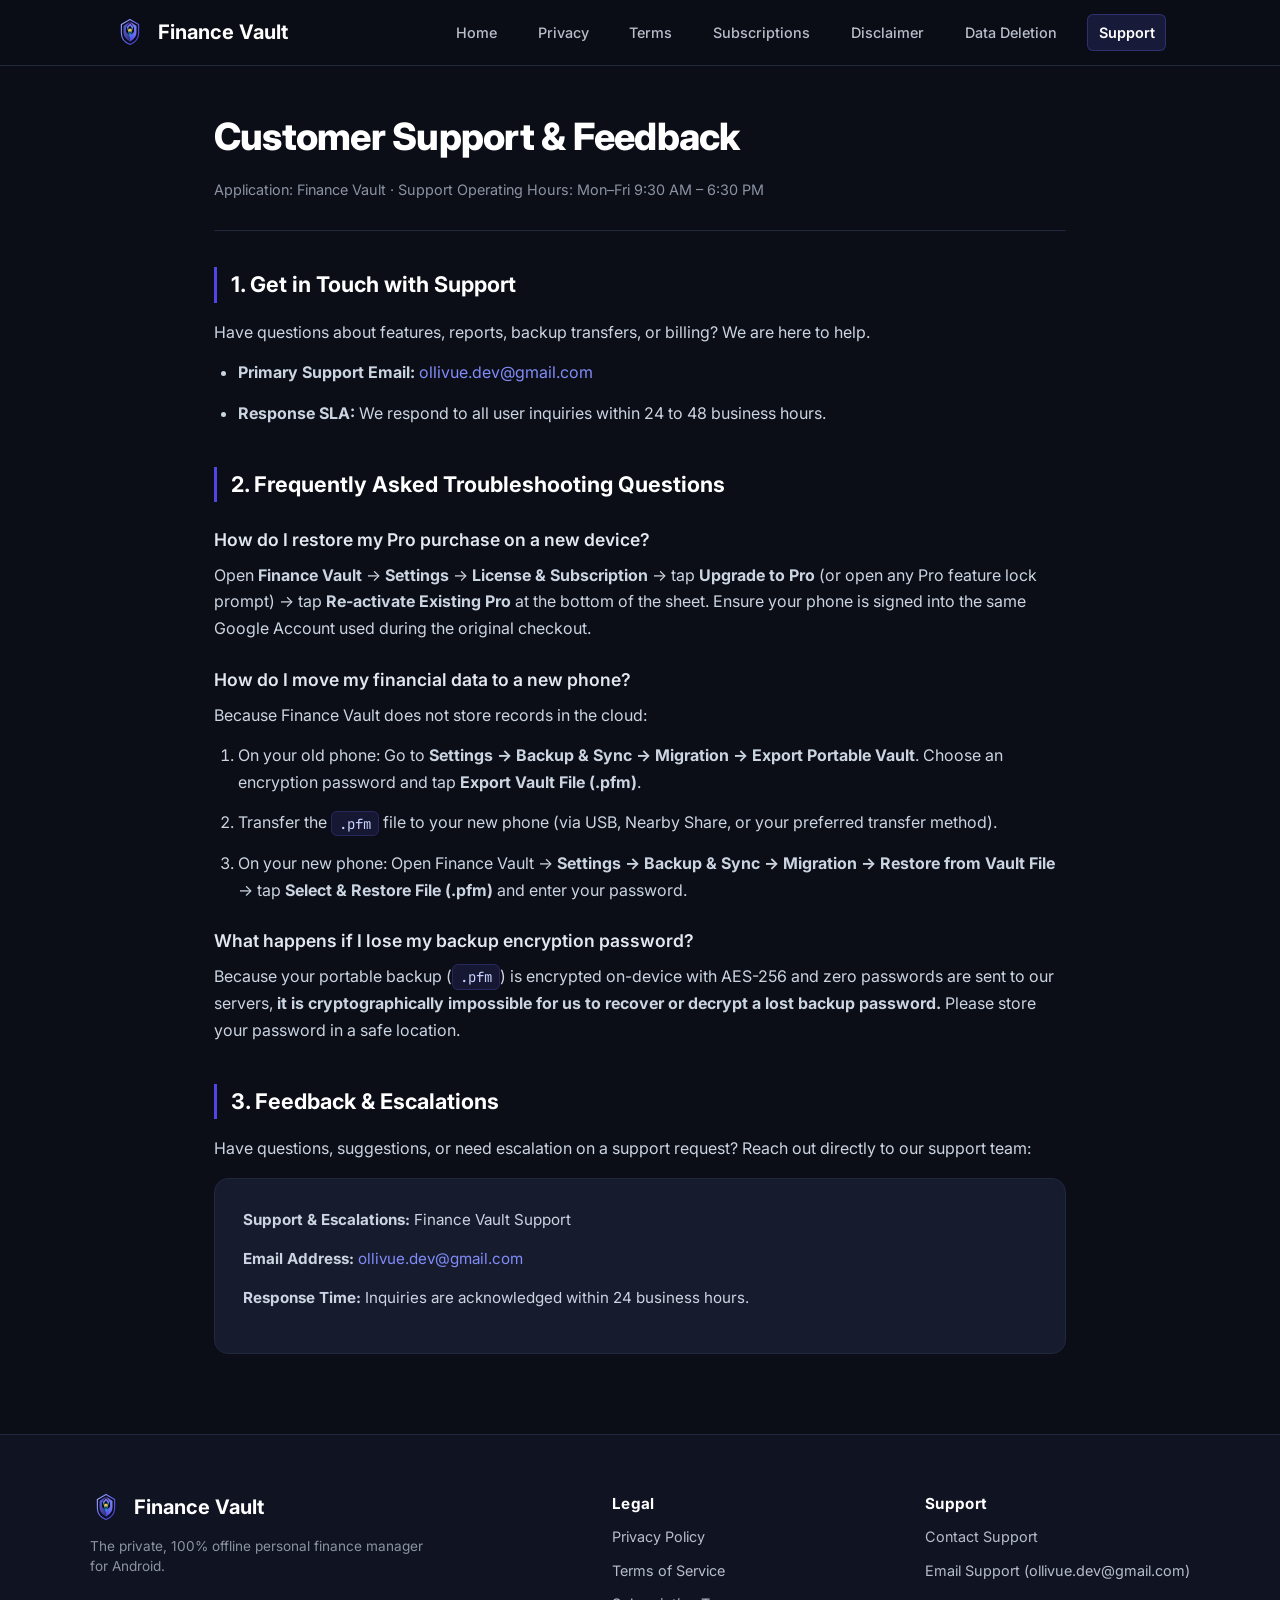
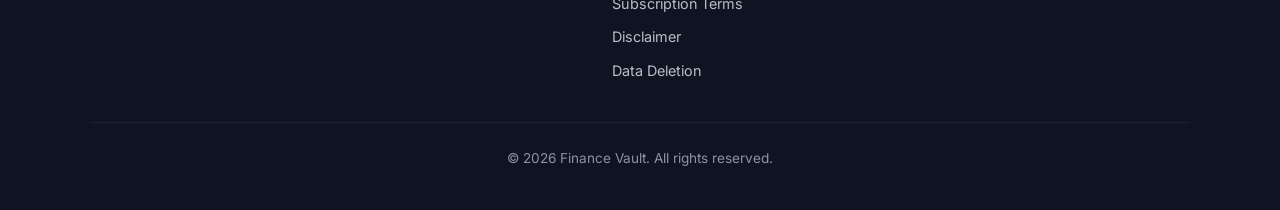
<file: support.html>
<!DOCTYPE html>
<html lang="en">
<head>
  <meta charset="UTF-8">
  <meta name="viewport" content="width=device-width, initial-scale=1.0">
  <title>Customer Support & Feedback — Finance Vault</title>
  <meta name="description" content="Customer support, contact information, and troubleshooting guides for Finance Vault.">
  <link rel="stylesheet" href="styles.css">
  <link rel="icon" type="image/svg+xml" href="icon.svg">
  <link rel="alternate icon" type="image/png" href="icon.png">
</head>
<body>

  <header>
    <div class="nav-container">
      <a href="index.html" class="brand">
        <img src="icon.svg" class="brand-logo" alt="Finance Vault Logo" width="32" height="32" />
        <span>Finance Vault</span>
      </a>
      <nav>
        <a href="index.html">Home</a>
        <a href="privacy.html">Privacy</a>
        <a href="terms.html">Terms</a>
        <a href="subscriptions.html">Subscriptions</a>
        <a href="disclaimer.html">Disclaimer</a>
        <a href="data-deletion.html">Data Deletion</a>
        <a href="support.html" class="active">Support</a>
      </nav>
    </div>
  </header>

  <main>
    <div class="doc-header">
      <h1>Customer Support & Feedback</h1>
      <div class="doc-meta">Application: Finance Vault · Support Operating Hours: Mon–Fri 9:30 AM – 6:30 PM</div>
    </div>

    <section class="doc-section">
      <h2>1. Get in Touch with Support</h2>
      <p>Have questions about features, reports, backup transfers, or billing? We are here to help.</p>
      <ul>
        <li><strong>Primary Support Email:</strong> <a href="mailto:ollivue.dev@gmail.com">ollivue.dev@gmail.com</a></li>
        <li><strong>Response SLA:</strong> We respond to all user inquiries within 24 to 48 business hours.</li>
      </ul>
    </section>

    <section class="doc-section">
      <h2>2. Frequently Asked Troubleshooting Questions</h2>
      
      <h3>How do I restore my Pro purchase on a new device?</h3>
      <p>Open <strong>Finance Vault</strong> &rarr; <strong>Settings</strong> &rarr; <strong>License &amp; Subscription</strong> &rarr; tap <strong>Upgrade to Pro</strong> (or open any Pro feature lock prompt) &rarr; tap <strong>Re-activate Existing Pro</strong> at the bottom of the sheet. Ensure your phone is signed into the same Google Account used during the original checkout.</p>

      <h3>How do I move my financial data to a new phone?</h3>
      <p>Because Finance Vault does not store records in the cloud:</p>
      <ol>
        <li>On your old phone: Go to <strong>Settings &rarr; Backup &amp; Sync &rarr; Migration &rarr; Export Portable Vault</strong>. Choose an encryption password and tap <strong>Export Vault File (.pfm)</strong>.</li>
        <li>Transfer the <code>.pfm</code> file to your new phone (via USB, Nearby Share, or your preferred transfer method).</li>
        <li>On your new phone: Open Finance Vault &rarr; <strong>Settings &rarr; Backup &amp; Sync &rarr; Migration &rarr; Restore from Vault File</strong> &rarr; tap <strong>Select &amp; Restore File (.pfm)</strong> and enter your password.</li>
      </ol>

      <h3>What happens if I lose my backup encryption password?</h3>
      <p>Because your portable backup (<code>.pfm</code>) is encrypted on-device with AES-256 and zero passwords are sent to our servers, <strong>it is cryptographically impossible for us to recover or decrypt a lost backup password.</strong> Please store your password in a safe location.</p>
    </section>

    <section class="doc-section" id="contact">
      <h2>3. Feedback & Escalations</h2>
      <p>Have questions, suggestions, or need escalation on a support request? Reach out directly to our support team:</p>
      <div class="card" style="margin-top: 1rem;">
        <p><strong>Support & Escalations:</strong> Finance Vault Support</p>
        <p><strong>Email Address:</strong> <a href="mailto:ollivue.dev@gmail.com">ollivue.dev@gmail.com</a></p>
        <p><strong>Response Time:</strong> Inquiries are acknowledged within 24 business hours.</p>
      </div>
    </section>
  </main>

  <footer>
    <div class="footer-container">
      <div class="footer-brand">
        <div class="brand" style="margin-bottom: 0.75rem;">
          <img src="icon.svg" class="brand-logo" alt="Finance Vault Logo" width="28" height="28" />
          <span>Finance Vault</span>
        </div>
        <p style="font-size: 0.85rem; color: #8B93A3; line-height: 1.5;">
          The private, 100% offline personal finance manager for Android.
        </p>
      </div>
      <div class="footer-links">
        <strong style="color: #FFFFFF;">Legal</strong>
        <a href="privacy.html">Privacy Policy</a>
        <a href="terms.html">Terms of Service</a>
        <a href="subscriptions.html">Subscription Terms</a>
        <a href="disclaimer.html">Disclaimer</a>
        <a href="data-deletion.html">Data Deletion</a>
      </div>
      <div class="footer-links">
        <strong style="color: #FFFFFF;">Support</strong>
        <a href="support.html">Contact Support</a>
        <a href="mailto:ollivue.dev@gmail.com">Email Support (ollivue.dev@gmail.com)</a>
      </div>
    </div>
    <div class="footer-bottom">
      <p>© 2026 Finance Vault. All rights reserved.</p>
    </div>
  </footer>

</body>
</html>
</file>
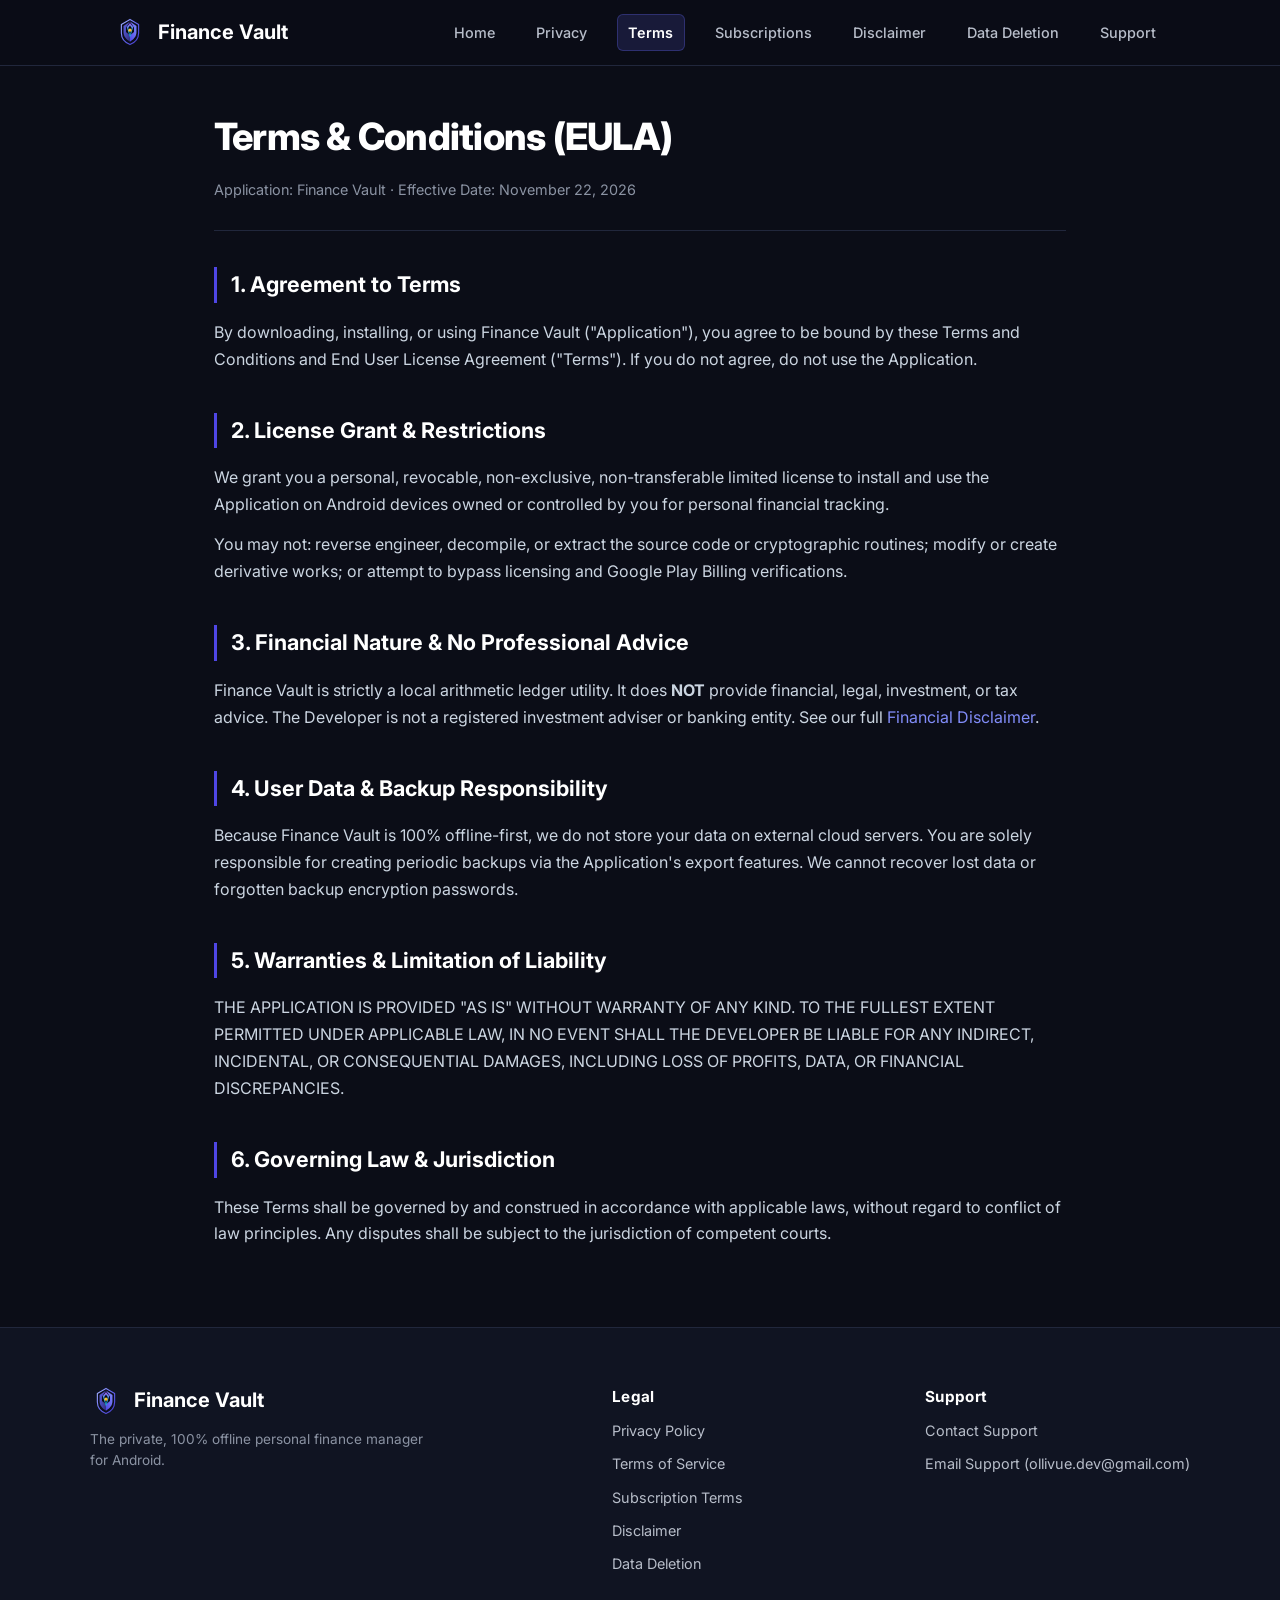
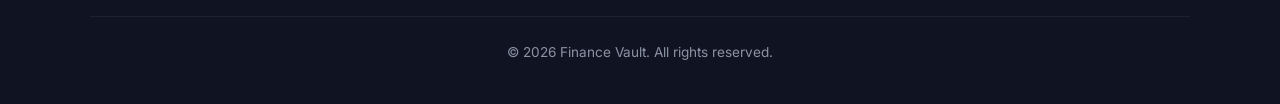
<file: terms.html>
<!DOCTYPE html>
<html lang="en">

<head>
  <meta charset="UTF-8">
  <meta name="viewport" content="width=device-width, initial-scale=1.0">
  <title>Terms and Conditions & EULA — Finance Vault</title>
  <meta name="description" content="Terms and Conditions and End User License Agreement for Finance Vault Android Application.">
  <link rel="stylesheet" href="styles.css">
  <link rel="icon" type="image/svg+xml" href="icon.svg">
  <link rel="alternate icon" type="image/png" href="icon.png">
</head>

<body>

  <header>
    <div class="nav-container">
      <a href="index.html" class="brand">
        <img src="icon.svg" class="brand-logo" alt="Finance Vault Logo" width="32" height="32" />
        <span>Finance Vault</span>
      </a>
      <nav>
        <a href="index.html">Home</a>
        <a href="privacy.html">Privacy</a>
        <a href="terms.html" class="active">Terms</a>
        <a href="subscriptions.html">Subscriptions</a>
        <a href="disclaimer.html">Disclaimer</a>
        <a href="data-deletion.html">Data Deletion</a>
        <a href="support.html">Support</a>
      </nav>
    </div>
  </header>

  <main>
    <div class="doc-header">
      <h1>Terms & Conditions (EULA)</h1>
      <div class="doc-meta">Application: Finance Vault · Effective Date: November 22, 2026</div>
    </div>

    <section class="doc-section">
      <h2>1. Agreement to Terms</h2>
      <p>By downloading, installing, or using Finance Vault ("Application"), you agree to be bound by these Terms and
        Conditions and End User License Agreement ("Terms"). If you do not agree, do not use the Application.</p>
    </section>

    <section class="doc-section">
      <h2>2. License Grant & Restrictions</h2>
      <p>We grant you a personal, revocable, non-exclusive, non-transferable limited license to install and use the
        Application on Android devices owned or controlled by you for personal financial tracking.</p>
      <p>You may not: reverse engineer, decompile, or extract the source code or cryptographic routines; modify or
        create derivative works; or attempt to bypass licensing and Google Play Billing verifications.</p>
    </section>

    <section class="doc-section">
      <h2>3. Financial Nature & No Professional Advice</h2>
      <p>Finance Vault is strictly a local arithmetic ledger utility. It does <strong>NOT</strong> provide financial,
        legal, investment, or tax advice. The Developer is not a registered investment adviser or banking entity.
        See our full <a href="disclaimer.html">Financial Disclaimer</a>.</p>
    </section>

    <section class="doc-section">
      <h2>4. User Data & Backup Responsibility</h2>
      <p>Because Finance Vault is 100% offline-first, we do not store your data on external cloud servers. You are
        solely responsible for creating periodic backups via the Application's export features. We cannot recover lost
        data or forgotten backup encryption passwords.</p>
    </section>

    <section class="doc-section">
      <h2>5. Warranties & Limitation of Liability</h2>
      <p>THE APPLICATION IS PROVIDED "AS IS" WITHOUT WARRANTY OF ANY KIND. TO THE FULLEST EXTENT PERMITTED UNDER APPLICABLE
        LAW, IN NO EVENT SHALL THE DEVELOPER BE LIABLE FOR ANY INDIRECT, INCIDENTAL, OR CONSEQUENTIAL DAMAGES, INCLUDING
        LOSS OF PROFITS, DATA, OR FINANCIAL DISCREPANCIES.</p>
    </section>

    <section class="doc-section">
      <h2>6. Governing Law & Jurisdiction</h2>
      <p>These Terms shall be governed by and construed in accordance with applicable laws, without regard to conflict of law principles. Any disputes shall be subject to the jurisdiction of competent courts.</p>
    </section>
  </main>

  <footer>
    <div class="footer-container">
      <div class="footer-brand">
        <div class="brand" style="margin-bottom: 0.75rem;">
          <img src="icon.svg" class="brand-logo" alt="Finance Vault Logo" width="28" height="28" />
          <span>Finance Vault</span>
        </div>
        <p style="font-size: 0.85rem; color: #8B93A3; line-height: 1.5;">
          The private, 100% offline personal finance manager for Android.
        </p>
      </div>
      <div class="footer-links">
        <strong style="color: #FFFFFF;">Legal</strong>
        <a href="privacy.html">Privacy Policy</a>
        <a href="terms.html">Terms of Service</a>
        <a href="subscriptions.html">Subscription Terms</a>
        <a href="disclaimer.html">Disclaimer</a>
        <a href="data-deletion.html">Data Deletion</a>
      </div>
      <div class="footer-links">
        <strong style="color: #FFFFFF;">Support</strong>
        <a href="support.html">Contact Support</a>
        <a href="mailto:ollivue.dev@gmail.com">Email Support (ollivue.dev@gmail.com)</a>
      </div>
    </div>
    <div class="footer-bottom">
      <p>© 2026 Finance Vault. All rights reserved.</p>
    </div>
  </footer>

</body>

</html>
</file>
<file: styles.css>
/* Finance Vault Official Static Website Stylesheet */
@import url('https://fonts.googleapis.com/css2?family=Inter:wght@400;500;600;700;800&family=JetBrains+Mono:wght@500;600&display=swap');

:root {
  /* Midnight Slate Theme Tokens matching Finance Vault App */
  --bg-primary: #0B0D17;
  --bg-secondary: #101422;
  --bg-card: #161B2E;
  --bg-card-hover: #1D233D;
  --border-color: #21273C;
  --border-hover: #323A57;
  --border-strong: #384263;

  /* Typography */
  --text-primary: #F3F5F9;
  --text-secondary: #B7BDC9;
  --text-muted: #8B93A3;

  /* Vibrant Indigo Accent */
  --accent-primary: #4F46E5;
  --accent-hover: #4338CA;
  --accent-light: #818CF8;

  /* Semantic Financial Accents */
  --success: #22C573;
  --warning: #F59E0B;
  --danger: #EE4E78;
  --cyan: #38BDF8;

  --font-family: 'Inter', -apple-system, BlinkMacSystemFont, "Segoe UI", Roboto, Helvetica, Arial, sans-serif;
  --font-mono: 'JetBrains Mono', ui-monospace, SFMono-Regular, monospace;
  --max-width: 900px;
}

* {
  box-sizing: border-box;
  margin: 0;
  padding: 0;
}

body {
  font-family: var(--font-family);
  background-color: var(--bg-primary);
  color: var(--text-primary);
  line-height: 1.65;
  font-size: 16px;
  -webkit-font-smoothing: antialiased;
  -moz-osx-font-smoothing: grayscale;
}

a {
  color: var(--accent-light);
  text-decoration: none;
  transition: color 0.2s ease;
}

a:hover {
  color: #A5B4FC;
  text-decoration: underline;
}

code {
  font-family: var(--font-mono);
  font-size: 0.88em;
  background-color: rgba(99, 102, 241, 0.12);
  color: #C7D2FE;
  padding: 0.18rem 0.45rem;
  border-radius: 6px;
  border: 1px solid rgba(99, 102, 241, 0.22);
}

/* Header & Navigation */
header {
  background-color: rgba(11, 13, 23, 0.88);
  backdrop-filter: blur(16px);
  -webkit-backdrop-filter: blur(16px);
  border-bottom: 1px solid var(--border-color);
  position: sticky;
  top: 0;
  z-index: 100;
}

.nav-container {
  max-width: 1100px;
  margin: 0 auto;
  padding: 0.875rem 1.5rem;
  display: flex;
  justify-content: space-between;
  align-items: center;
}

.brand {
  display: flex;
  align-items: center;
  gap: 0.75rem;
  font-size: 1.25rem;
  font-weight: 700;
  color: #FFFFFF;
  text-decoration: none !important;
}

.brand-logo {
  width: 32px;
  height: 32px;
  border-radius: 8px;
  display: block;
  object-fit: contain;
  transition: transform 0.2s ease;
}

.brand:hover .brand-logo {
  transform: scale(1.06);
}

nav {
  display: flex;
  gap: 1.25rem;
  align-items: center;
  flex-wrap: wrap;
}

nav a {
  font-size: 0.9rem;
  color: var(--text-secondary);
  font-weight: 500;
  text-decoration: none;
  padding: 0.35rem 0.65rem;
  border-radius: 6px;
  transition: all 0.2s ease;
}

nav a:hover {
  color: #FFFFFF;
  background-color: rgba(255, 255, 255, 0.05);
  text-decoration: none;
}

nav a.active {
  color: #FFFFFF;
  background-color: rgba(99, 102, 241, 0.16);
  border: 1px solid rgba(99, 102, 241, 0.3);
  font-weight: 600;
}

/* Main Content Wrapper */
main {
  max-width: var(--max-width);
  margin: 2.5rem auto 5rem;
  padding: 0 1.5rem;
}

/* Hero Section (Home) */
.hero {
  text-align: center;
  padding: 3.5rem 0 2rem;
  position: relative;
}

.hero-badge-logo {
  width: 76px;
  height: 76px;
  margin: 0 auto 1.5rem;
  display: flex;
  align-items: center;
  justify-content: center;
}

.hero-badge-logo img {
  width: 100%;
  height: 100%;
  object-fit: contain;
  filter: drop-shadow(0 4px 12px rgba(0, 0, 0, 0.4));
}

.hero h1 {
  font-size: 2.85rem;
  font-weight: 800;
  letter-spacing: -0.03em;
  line-height: 1.18;
  margin-bottom: 1.25rem;
  background: linear-gradient(135deg, #FFFFFF 45%, #C7D2FE 100%);
  -webkit-background-clip: text;
  background-clip: text;
  -webkit-text-fill-color: transparent;
}

.hero p {
  font-size: 1.2rem;
  color: var(--text-secondary);
  max-width: 660px;
  margin: 0 auto 2.25rem;
  line-height: 1.6;
}

.badge-privacy {
  display: inline-flex;
  align-items: center;
  gap: 0.5rem;
  padding: 0.45rem 1.05rem;
  border-radius: 9999px;
  background-color: rgba(34, 197, 115, 0.12);
  border: 1px solid rgba(34, 197, 115, 0.35);
  color: #34D399;
  font-size: 0.85rem;
  font-weight: 600;
  margin-bottom: 1.75rem;
}

.badge-privacy svg {
  width: 15px;
  height: 15px;
  stroke: #34D399;
}

.btn-primary,
a.btn-primary {
  display: inline-flex;
  align-items: center;
  justify-content: center;
  gap: 0.75rem;
  background: #4F46E5;
  color: #FFFFFF !important;
  padding: 0.85rem 1.85rem;
  border-radius: 12px;
  font-weight: 600;
  font-size: 1.02rem;
  box-shadow: 0 2px 4px rgba(0, 0, 0, 0.25);
  transition: all 0.2s cubic-bezier(0.4, 0, 0.2, 1);
  text-decoration: none !important;
  border: 1px solid rgba(255, 255, 255, 0.15);
  cursor: pointer;
}

.btn-primary:hover,
a.btn-primary:hover {
  background: #4338CA;
  color: #FFFFFF !important;
  transform: translateY(-1px);
  box-shadow: 0 4px 12px rgba(0, 0, 0, 0.35);
  border-color: rgba(255, 255, 255, 0.25);
  text-decoration: none !important;
}

.btn-primary:active,
a.btn-primary:active {
  transform: translateY(0);
  box-shadow: 0 1px 3px rgba(0, 0, 0, 0.2);
}

.btn-primary svg,
a.btn-primary svg {
  width: 20px;
  height: 20px;
  flex-shrink: 0;
}

.btn-primary span,
a.btn-primary span {
  color: #FFFFFF !important;
  font-weight: 600;
  text-decoration: none !important;
}

/* Feature Grid */
.grid {
  display: grid;
  grid-template-columns: repeat(auto-fit, minmax(265px, 1fr));
  gap: 1.5rem;
  margin: 3.5rem 0;
}

.card {
  background-color: var(--bg-card);
  border: 1px solid var(--border-color);
  border-radius: 14px;
  padding: 1.75rem;
  transition: all 0.25s cubic-bezier(0.4, 0, 0.2, 1);
  display: flex;
  flex-direction: column;
}

.card:hover {
  background-color: var(--bg-card-hover);
  border-color: var(--border-hover);
  transform: translateY(-2px);
  box-shadow: 0 8px 24px -4px rgba(0, 0, 0, 0.4);
}

.card-icon {
  width: 44px;
  height: 44px;
  border-radius: 10px;
  display: inline-flex;
  align-items: center;
  justify-content: center;
  margin-bottom: 1.25rem;
  border: 1px solid transparent;
  flex-shrink: 0;
}

.card-icon svg {
  width: 22px;
  height: 22px;
}

/* Distinct accent containers matching the app's dark theme palette */
.card-icon.icon-vault {
  background: rgba(99, 102, 241, 0.14);
  border-color: rgba(99, 102, 241, 0.32);
  color: #818CF8;
}

.card-icon.icon-ledger {
  background: rgba(34, 197, 115, 0.14);
  border-color: rgba(34, 197, 115, 0.32);
  color: #34D399;
}

.card-icon.icon-reports {
  background: rgba(238, 78, 120, 0.14);
  border-color: rgba(238, 78, 120, 0.32);
  color: #F472B6;
}

.card-icon.icon-security {
  background: rgba(6, 182, 212, 0.14);
  border-color: rgba(6, 182, 212, 0.32);
  color: #38BDF8;
}

.card-icon.icon-search {
  background: rgba(245, 158, 11, 0.14);
  border-color: rgba(245, 158, 11, 0.32);
  color: #FBBF24;
}

.card-icon.icon-currency {
  background: rgba(99, 102, 241, 0.14);
  border-color: rgba(129, 140, 248, 0.32);
  color: #A5B4FC;
}

.card h3 {
  font-size: 1.15rem;
  font-weight: 700;
  margin-bottom: 0.5rem;
  color: #FFFFFF;
}

.card p {
  font-size: 0.95rem;
  color: var(--text-secondary);
  line-height: 1.6;
}

/* Legal Document Styles */
.doc-header {
  border-bottom: 1px solid var(--border-color);
  padding-bottom: 1.75rem;
  margin-bottom: 2.25rem;
}

.doc-header h1 {
  font-size: 2.35rem;
  font-weight: 800;
  margin-bottom: 0.65rem;
  letter-spacing: -0.02em;
  color: #FFFFFF;
}

.doc-meta {
  font-size: 0.9rem;
  color: var(--text-muted);
}

.doc-section {
  margin-bottom: 2.5rem;
}

.doc-section h2 {
  font-size: 1.35rem;
  font-weight: 700;
  margin-bottom: 1rem;
  color: #FFFFFF;
  border-left: 3px solid var(--accent-primary);
  padding-left: 0.85rem;
}

.doc-section h3 {
  font-size: 1.1rem;
  font-weight: 600;
  margin: 1.4rem 0 0.5rem;
  color: #E2E8F0;
}

.doc-section p, .doc-section li {
  color: #CBD5E1;
  margin-bottom: 0.85rem;
  line-height: 1.68;
}

.doc-section ul, .doc-section ol {
  padding-left: 1.5rem;
  margin-bottom: 1.25rem;
}

/* Tables */
.table-responsive {
  overflow-x: auto;
  margin: 1.75rem 0;
  border-radius: 10px;
  border: 1px solid var(--border-color);
}

table {
  width: 100%;
  border-collapse: collapse;
  font-size: 0.95rem;
  background-color: var(--bg-secondary);
}

th, td {
  padding: 0.85rem 1.15rem;
  text-align: left;
  border-bottom: 1px solid var(--border-color);
}

th {
  background-color: rgba(255, 255, 255, 0.03);
  color: #FFFFFF;
  font-weight: 600;
  font-size: 0.9rem;
  text-transform: uppercase;
  letter-spacing: 0.04em;
}

tr:last-child td {
  border-bottom: none;
}

/* Callout Box */
.callout {
  background-color: rgba(99, 102, 241, 0.08);
  border: 1px solid rgba(99, 102, 241, 0.28);
  border-radius: 12px;
  padding: 1.35rem;
  margin: 1.75rem 0;
  box-shadow: 0 4px 16px rgba(0, 0, 0, 0.2);
}

.callout-title {
  font-weight: 700;
  color: #A5B4FC;
  margin-bottom: 0.5rem;
  font-size: 1rem;
}

/* Footer */
footer {
  border-top: 1px solid var(--border-color);
  background-color: var(--bg-secondary);
  padding: 3.5rem 1.5rem 2.5rem;
  color: var(--text-muted);
  font-size: 0.9rem;
}

.footer-container {
  max-width: 1100px;
  margin: 0 auto;
  display: flex;
  justify-content: space-between;
  flex-wrap: wrap;
  gap: 2.5rem;
}

.footer-brand {
  max-width: 340px;
}

.footer-links {
  display: flex;
  flex-direction: column;
  gap: 0.6rem;
}

.footer-links strong {
  font-size: 0.95rem;
  letter-spacing: 0.02em;
}

.footer-links a {
  color: var(--text-secondary);
  font-size: 0.9rem;
}

.footer-links a:hover {
  color: #FFFFFF;
}

.footer-bottom {
  max-width: 1100px;
  margin: 2.5rem auto 0;
  padding-top: 1.5rem;
  border-top: 1px solid rgba(255, 255, 255, 0.06);
  text-align: center;
  font-size: 0.85rem;
  color: var(--text-muted);
}

@media (max-width: 768px) {
  .hero h1 { font-size: 2.15rem; }
  .nav-container { flex-direction: column; gap: 1rem; align-items: flex-start; }
  nav { gap: 0.65rem; }
  .footer-container { flex-direction: column; gap: 2rem; }
}
</file>
